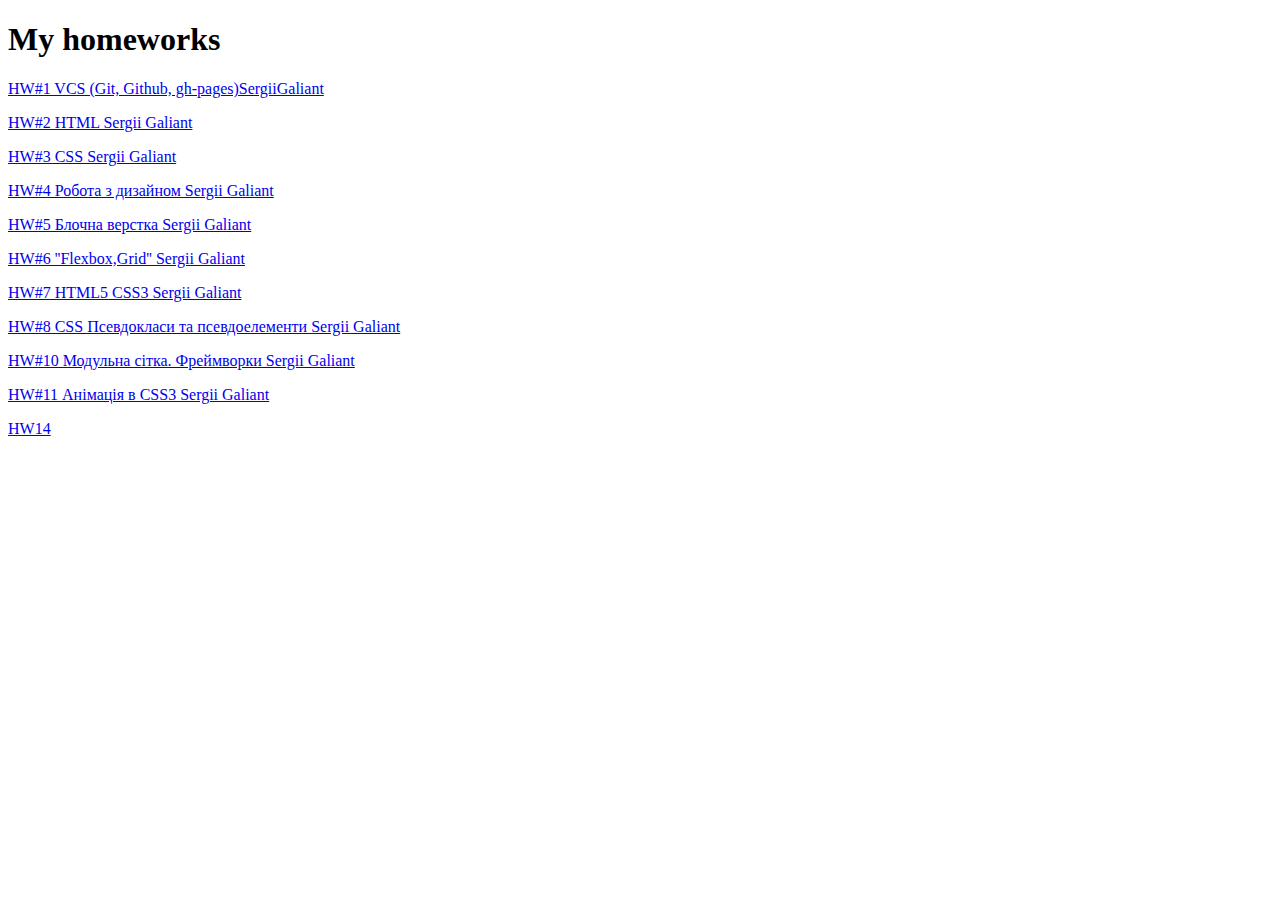
<file: index.html>
<!DOCTYPE html>
<html lang="en">
  <head>
    <meta charset="UTF-8" />
    <meta name="viewport" content="width=device-width, initial-scale=1.0" />
    <title>List of homeworks</title>
  </head>
  <body>
    <h1>My homeworks</h1>
    <p>
      <a href="./HW1 VCS (Git, Github, gh-pages)SergiiGaliant/index.html">
        HW#1 VCS (Git, Github, gh-pages)SergiiGaliant</a
      >
    </p>
    <p>
      <a href="./HW2 HTML Sergii Galiant/">HW#2 HTML Sergii Galiant</a>
    </p>
    <p>
      <a href="./HW3 CSS Sergii Galiant/">HW#3 CSS Sergii Galiant</a>
    </p>
    <p>
      <a href="./HW4 Робота з дизайном Sergii Galiant/"
        >HW#4 Робота з дизайном Sergii Galiant</a
      >
    </p>
    <p>
      <a href="./HW5 Блочна верстка Sergii Galiant/"
        >HW#5 Блочна верстка Sergii Galiant</a
      >
    </p>
    <p>
      <a href="./HW6 ''Flexbox,Grid'' Sergii Galiant/"
        >HW#6 ''Flexbox,Grid'' Sergii Galiant</a
      >
    </p>
    <p>
      <a href="./HW7 HTML5 CSS3 Sergii Galiant/"
        >HW#7 HTML5 CSS3 Sergii Galiant</a
      >
    </p>
    <p>
      <a href="./HW8 CSS Псевдокласи та псевдоелементи Sergii Galiant/"
        >HW#8 CSS Псевдокласи та псевдоелементи Sergii Galiant</a
      >
    </p>
    <p>
      <a href="./HW10 Модульна сітка. Фреймворки Sergii Galiant/"
        >HW#10 Модульна сітка. Фреймворки Sergii Galiant</a
      >
    </p>
    <p>
      <a href="./HW11 Анімація в CSS3 Sergii Galiant/"
        >HW#11 Анімація в CSS3 Sergii Galiant</a
      >
    </p>
    <p>
      <a href="./HW14">HW14</a>
    </p>
  </body>
</html>
</file>
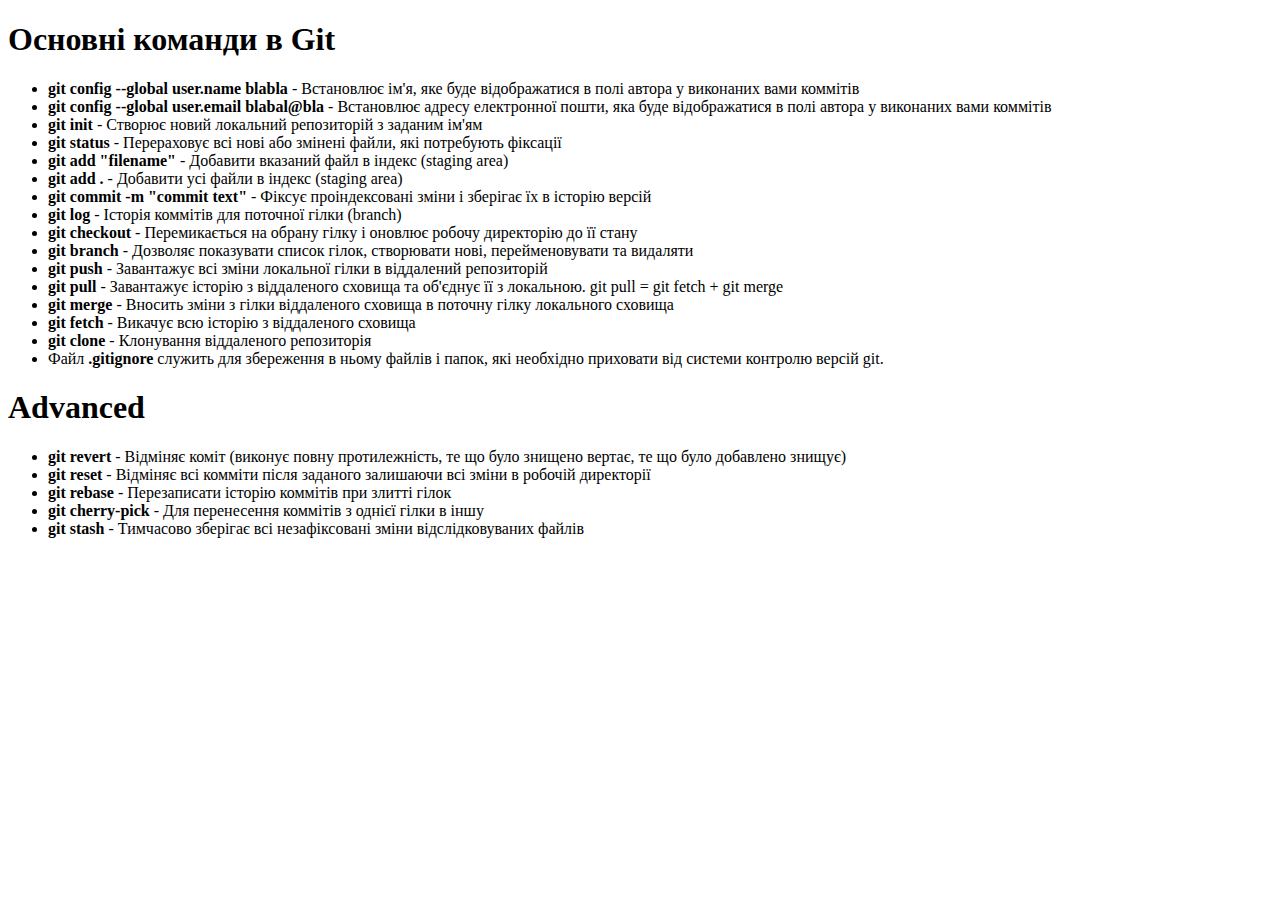
<file: HW1 VCS (Git, Github, gh-pages)SergiiGaliant/index.html>
<!DOCTYPE html>
<html lang="en">
  <head>
    <meta charset="UTF-8" />
    <meta name="viewport" content="width=device-width, initial-scale=1.0" />
    <title>HW1_SergiiGaliant</title>
  </head>
  <body>
    <h1>Основні команди в Git</h1>
    <ul>
      <li>
        <b>git config --global user.name blabla</b> - Встановлює ім'я, яке буде
        відображатися в полі автора у виконаних вами коммітів
      </li>
      <li>
        <b>git config --global user.email blabal@bla</b> - Встановлює адресу
        електронної пошти, яка буде відображатися в полі автора у виконаних вами
        коммітів
      </li>
      <li>
        <b>git init</b> - Створює новий локальний репозиторій з заданим ім'ям
      </li>
      <li>
        <b>git status</b> - Перераховує всі нові або змінені файли, які
        потребують фіксації
      </li>
      <li>
        <b>git add "filename"</b> - Добавити вказаний файл в індекс (staging
        area)
      </li>
      <li><b>git add .</b> - Добавити усі файли в індекс (staging area)</li>
      <li>
        <b>git commit -m "commit text"</b> - Фіксує проіндексовані зміни і
        зберігає їх в історію версій
      </li>
      <li><b>git log</b> - Історія коммітів для поточної гілки (branch)</li>
      <li>
        <b>git checkout</b> - Перемикається на обрану гілку і оновлює робочу
        директорію до її стану
      </li>
      <li>
        <b>git branch</b> - Дозволяє показувати список гілок, створювати нові,
        перейменовувати та видаляти
      </li>
      <li>
        <b>git push</b> - Завантажує всі зміни локальної гілки в віддалений
        репозиторій
      </li>
      <li>
        <b>git pull</b> - Завантажує історію з віддаленого сховища та об'єднує
        її з локальною. git pull = git fetch + git merge
      </li>
      <li>
        <b>git merge</b> - Вносить зміни з гілки віддаленого сховища в поточну
        гілку локального сховища
      </li>
      <li><b>git fetch</b> - Викачує всю історію з віддаленого сховища</li>
      <li><b>git clone</b> - Клонування віддаленого репозиторія</li>
      <li>
        Файл <b>.gitignore</b> служить для збереження в ньому файлів і папок,
        які необхідно приховати від системи контролю версій git.
      </li>
    </ul>
    <h1>Advanced</h1>
    <ul>
      <li>
        <b>git revert</b> - Відміняє коміт (виконує повну протилежність, те що
        було знищено вертає, те що було добавлено знищує)
      </li>
      <li>
        <b>git reset</b> - Відміняє всі комміти після заданого залишаючи всі
        зміни в робочій директорії
      </li>
      <li>
        <b>git rebase</b> - Перезаписати історію коммітів при злитті гілок
      </li>
      <li>
        <b>git cherry-pick</b> - Для перенесення коммітів з однієї гілки в іншу
      </li>
      <li>
        <b>git stash</b> - Тимчасово зберігає всі незафіксовані зміни
        відслідковуваних файлів
      </li>
    </ul>
  </body>
</html>
</file>
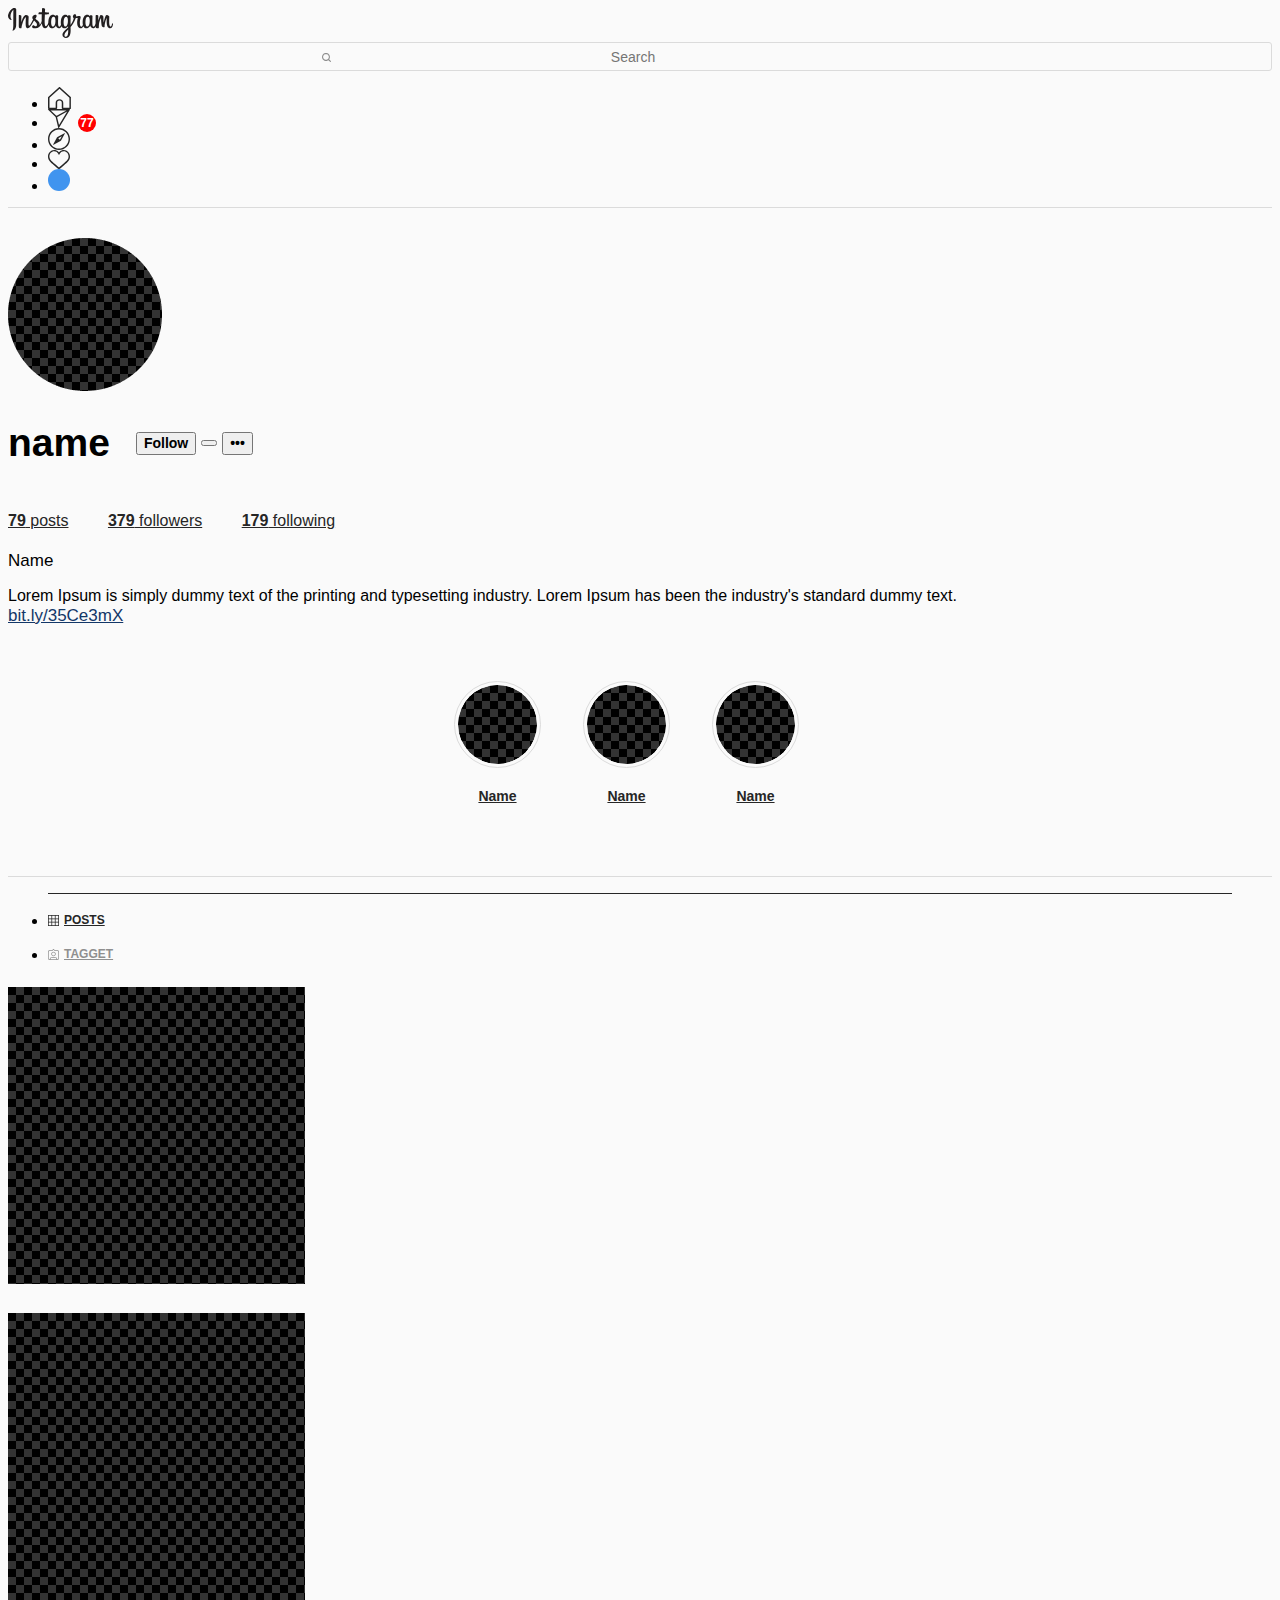
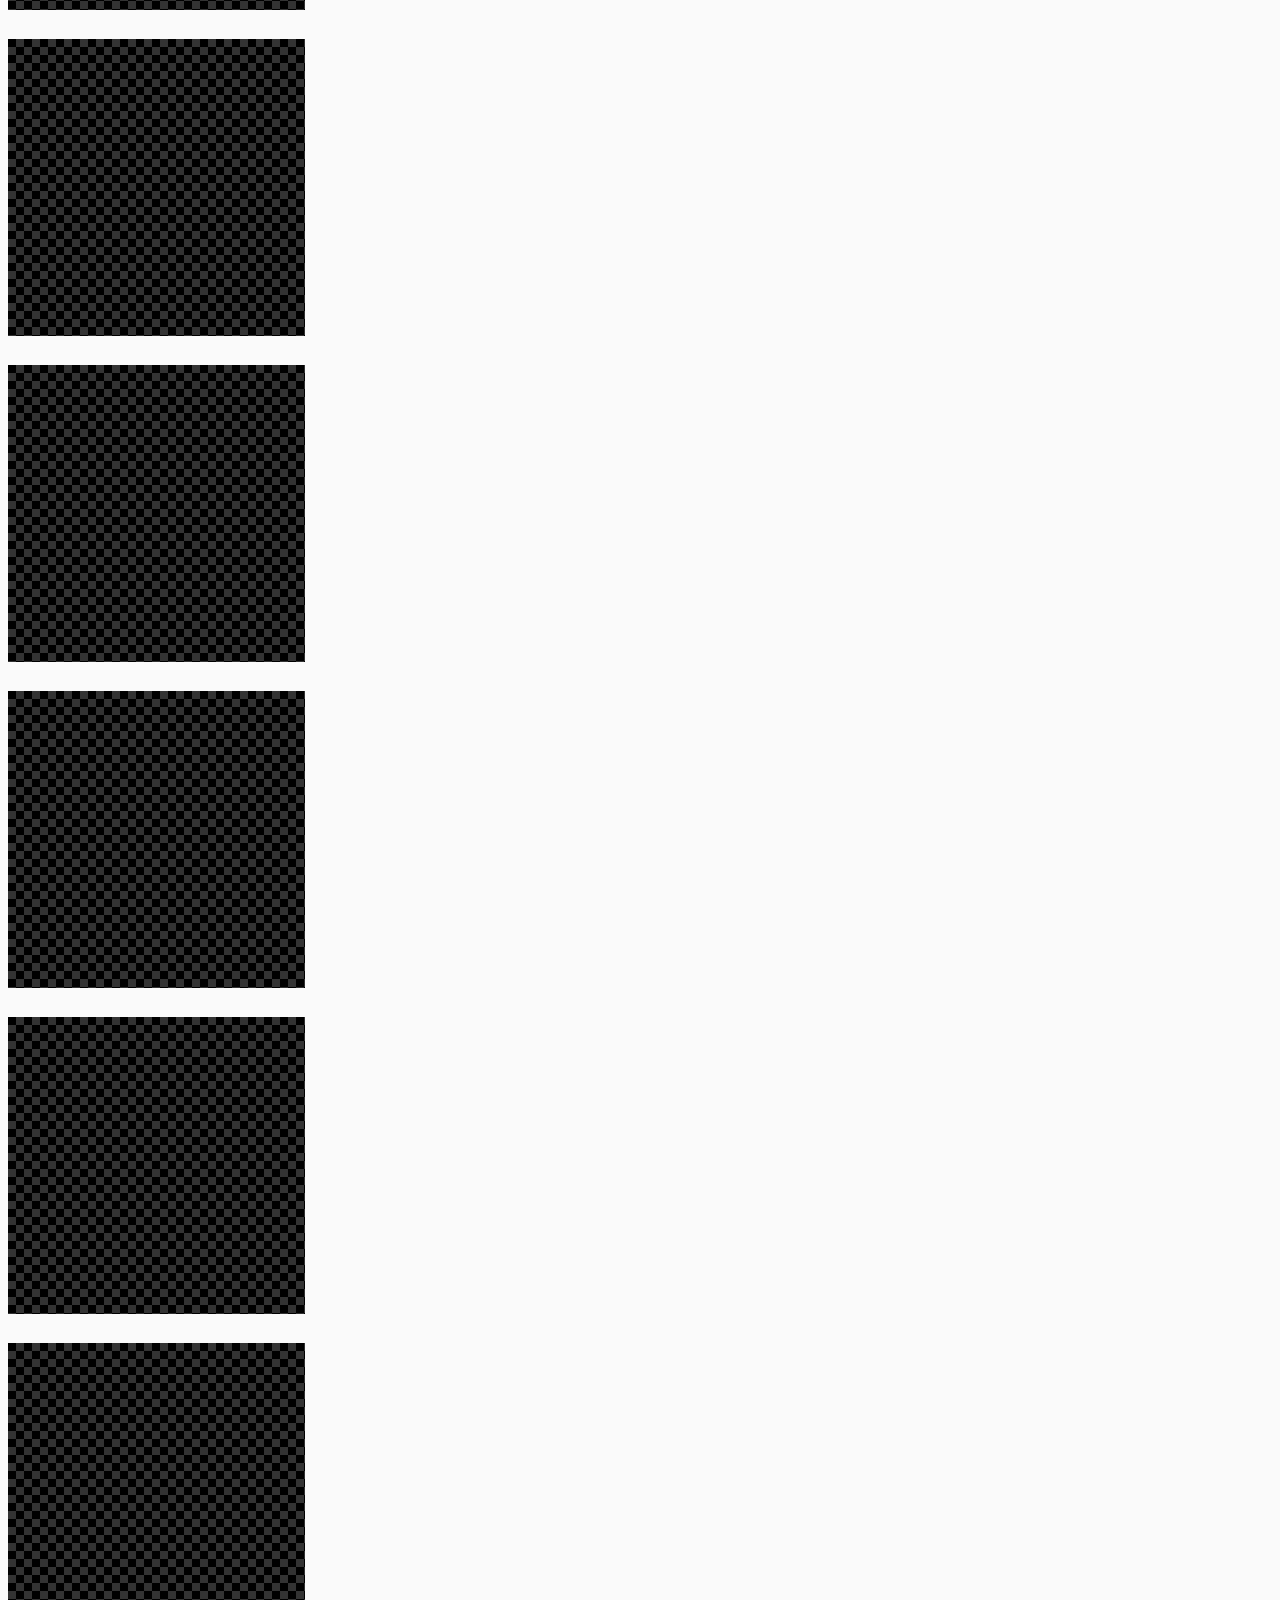
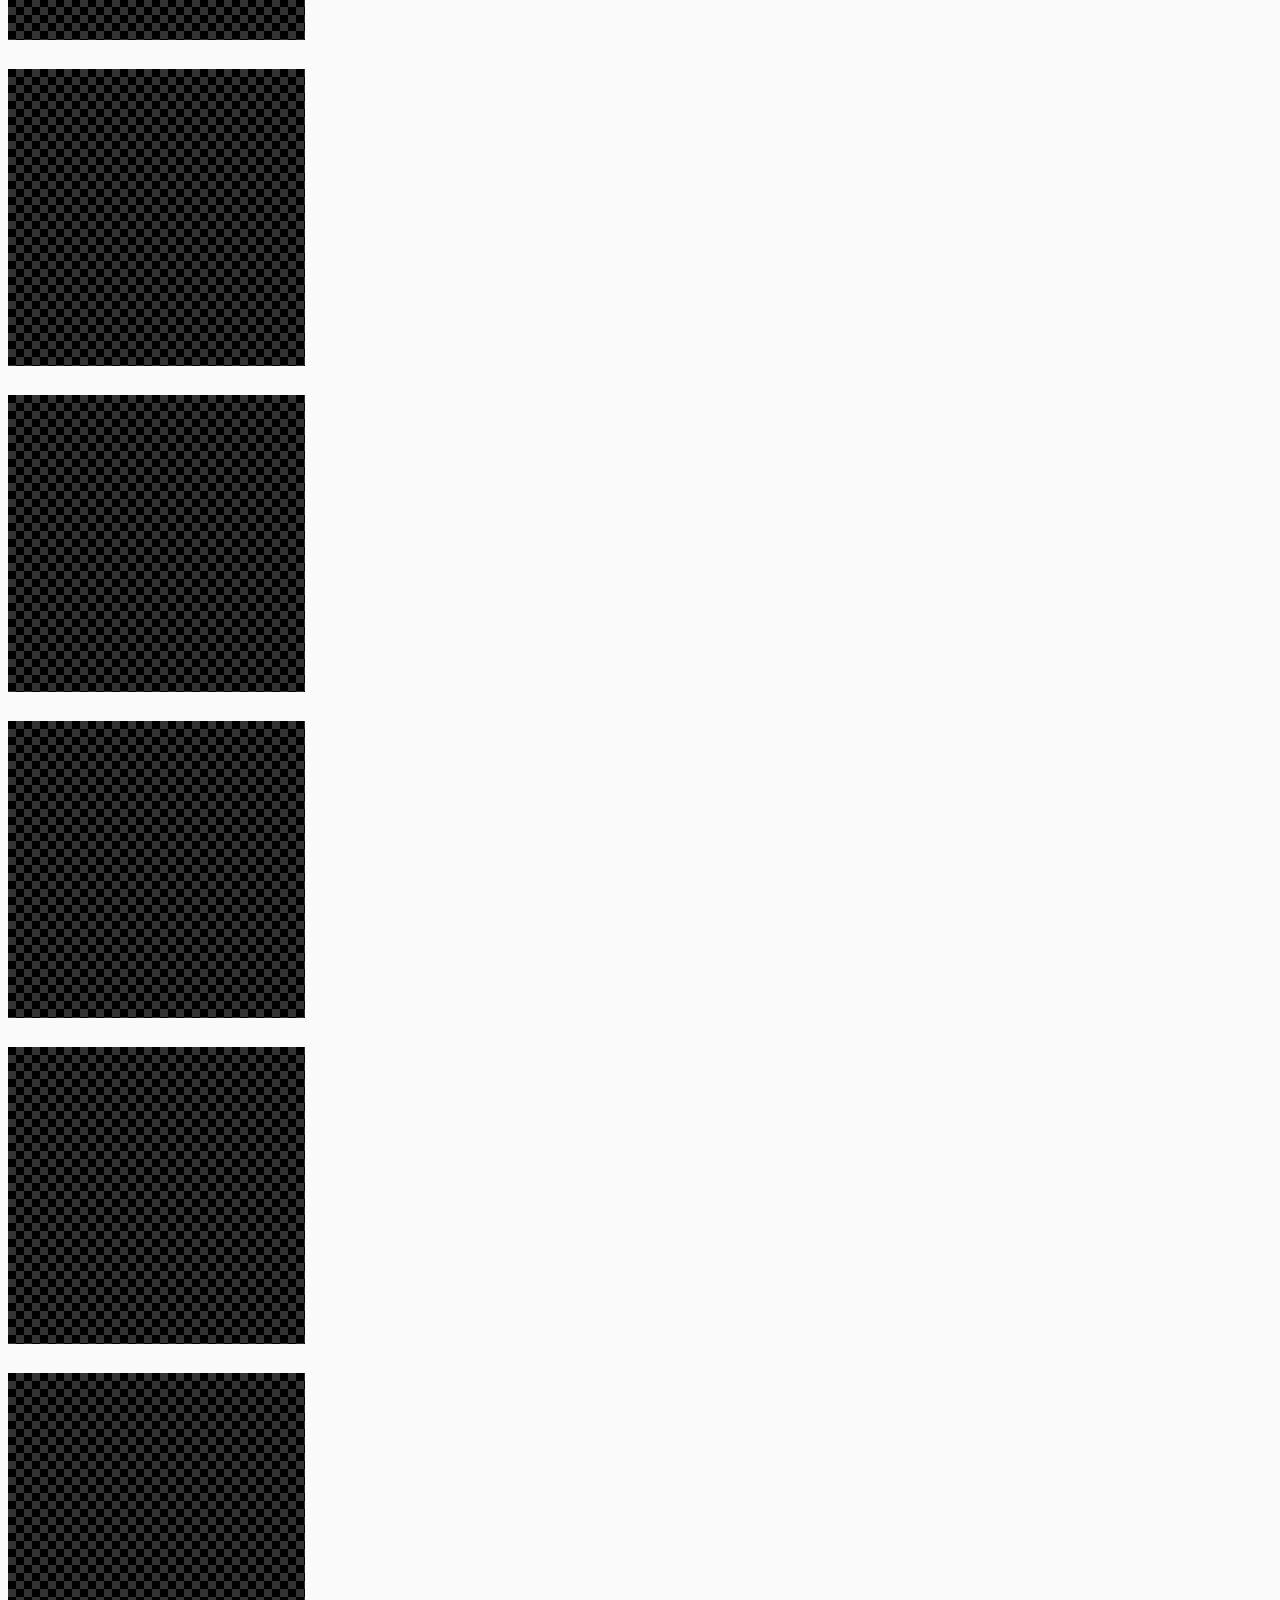
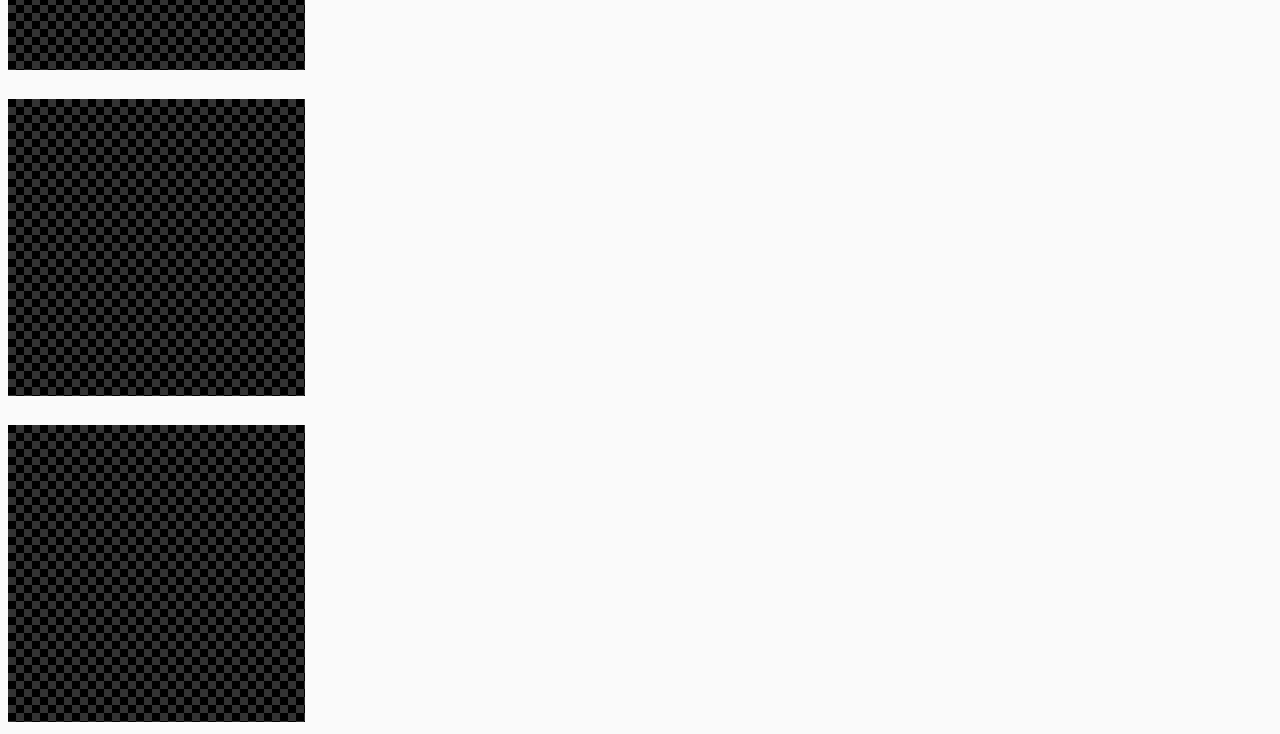
<file: HW10 Модульна сітка. Фреймворки Sergii Galiant/index.html>
<!DOCTYPE html>
<html lang="en">
  <head>
    <meta charset="UTF-8" />
    <meta name="viewport" content="width=device-width, initial-scale=1.0" />
    <!-- Bootstrap CSS -->
    <link
      rel="stylesheet"
      href="https://stackpath.bootstrapcdn.com/bootstrap/4.5.0/css/bootstrap.min.css"
      integrity="sha384-9aIt2nRpC12Uk9gS9baDl411NQApFmC26EwAOH8WgZl5MYYxFfc+NcPb1dKGj7Sk"
      crossorigin="anonymous"
    />
    <link rel="stylesheet" href="./style.css" />
    <title>HW10 Sergii Galiant</title>
  </head>
  <body>
    <header class="container">
      <nav class="navbar navbar-expand-lg navbar-light bg-light">
        <a class="navbar-brand" href="#"
          ><img src="./images/insta_logo.svg" alt="Instagram logo"
        /></a>
        <form class="form-inline my-2 my-lg-0">
          <input
            class="form-control mr-sm-2 search"
            name="search"
            type="search"
            placeholder="Search"
            aria-label="Search"
          />
        </form>
        <div class="collapse navbar-collapse">
          <ul class="nav">
            <li class="nav-item">
              <a class="nav-link" href="#"
                ><img src="./images/home.svg" alt="home logo"
              /></a>
            </li>
            <li class="nav-item">
              <a class="nav-link new-messages" href="#"
                ><img src="./images/direct.svg" alt="direct logo" /><span
                  >77</span
                ></a
              >
            </li>
            <li class="nav-item">
              <a class="nav-link" href="#"
                ><img src="./images/location.svg" alt="location logo"
              /></a>
            </li>
            <li class="nav-item">
              <a class="nav-link" href="#"
                ><img src="./images/like.svg" alt="like logo"
              /></a>
            </li>
            <li class="nav-item">
              <a class="nav-link" href="#"
                ><img src="./images/user_logo.svg" alt="user logo"
              /></a>
            </li>
          </ul>
        </div>
      </nav>
    </header>
    <main class="container main-content">
      <div class="row">
        <div class="col-3 offset-1">
          <img src="./images/user_foto.png" alt="user foto" />
        </div>
        <div class="col-md-8 user-about">
          <div class="user-info">
            <h2 class="user-name">name</h2>
            <button type="button" class="btn btn-primary">Follow</button>
            <button
              type="button"
              class="btn btn-primary dropdown-toggle"
            ></button>
            <button type="button" class="btn btn-light">•••</button>
          </div>
          <div class="user-statistics">
            <a href="#"> <b>79</b> posts</a>
            <a href="#"><b>379</b> followers</a>
            <a href="#"><b>179</b> following</a>
          </div>
          <div class="user-description">
            <h3>Name</h3>
            <p>
              Lorem Ipsum is simply dummy text of the printing and typesetting
              industry. Lorem Ipsum has been the industry's standard dummy text.
            </p>
            <a href="#">bit.ly/35Ce3mX</a>
          </div>
        </div>
      </div>
      <div class="row">
        <div class="offset-1 stories-menu">
          <div class="stories-elements">
            <a href="#"
              ><img src="./images/eternal_stories.svg" alt="stories"
            /></a>
            <p><a href="#" class="stories-name">Name</a></p>
          </div>
          <div class="stories-elements">
            <a href="#"
              ><img src="./images/eternal_stories.svg" alt="stories"
            /></a>
            <p><a href="#" class="stories-name">Name</a></p>
          </div>
          <div class="stories-elements">
            <a href="#"
              ><img src="./images/eternal_stories.svg" alt="stories"
            /></a>
            <p><a href="#" class="stories-name">Name</a></p>
          </div>
        </div>
      </div>
    </main>
    <section class="container posts">
      <nav>
        <ul
          class="nav nav-tabs justify-content-center"
          id="nav-tab"
          role="tablist"
        >
          <li class="nav-item" role="tab">
            <a
              class="nav-link active"
              id="posts-tab"
              data-toggle="tab"
              href="#posts"
              role="tab"
              aria-controls="posts"
              aria-selected="true"
              ><img src="./images/posts_icon.svg" alt="posts icon" />posts</a
            >
          </li>
          <li class="nav-item" role="tab">
            <a
              class="nav-link"
              id="tagget-tab"
              data-toggle="tab"
              href="#tagget"
              role="tab"
              aria-controls="tagget"
              aria-selected="false"
              ><img src="./images/tagget_icon.svg" alt="tagget-icon" />tagget</a
            >
          </li>
        </ul>
      </nav>
      <div class="tab-content" id="nav-tabContent">
        <div
          class="tab-pane fade show active"
          id="posts"
          role="tabpanel"
          aria-labelledby="posts-tab"
        >
          <div class="row photo-albums">
            <div class="col-lg-4 col-md-6 col-sm-12">
              <div class="posts-photo">
                <img src="./images/posts_photo.svg" alt="post photo" />
              </div>
            </div>
            <div class="col-lg-4 col-md-6 col-sm-12">
              <div class="posts-photo">
                <img src="./images/posts_photo.svg" alt="post photo" />
              </div>
            </div>
            <div class="col-lg-4 col-md-6 col-sm-12">
              <div class="posts-photo">
                <img src="./images/posts_photo.svg" alt="post photo" />
              </div>
            </div>
            <div class="col-lg-4 col-md-6 col-sm-12">
              <div class="posts-photo">
                <img src="./images/posts_photo.svg" alt="post photo" />
              </div>
            </div>
            <div class="col-lg-4 col-md-6 col-sm-12">
              <div class="posts-photo">
                <img src="./images/posts_photo.svg" alt="post photo" />
              </div>
            </div>
            <div class="col-lg-4 col-md-6 col-sm-12">
              <div class="posts-photo">
                <img src="./images/posts_photo.svg" alt="post photo" />
              </div>
            </div>
            <div class="col-lg-4 col-md-6 col-sm-12">
              <div class="posts-photo">
                <img src="./images/posts_photo.svg" alt="post photo" />
              </div>
            </div>
            <div class="col-lg-4 col-md-6 col-sm-12">
              <div class="posts-photo">
                <img src="./images/posts_photo.svg" alt="post photo" />
              </div>
            </div>
            <div class="col-lg-4 col-md-6 col-sm-12">
              <div class="posts-photo">
                <img src="./images/posts_photo.svg" alt="post photo" />
              </div>
            </div>
          </div>
        </div>
        <div
          class="tab-pane fade"
          id="tagget"
          role="tabpanel"
          aria-labelledby="tagget-tab"
        >
          <div class="row">
            <div class="col-lg-4 col-md-6 col-sm-12">
              <div class="posts-photo">
                <img src="./images/posts_photo.svg" alt="post photo" />
              </div>
            </div>
            <div class="col-lg-4 col-md-6 col-sm-12">
              <div class="posts-photo">
                <img src="./images/posts_photo.svg" alt="post photo" />
              </div>
            </div>
            <div class="col-lg-4 col-md-6 col-sm-12">
              <div class="posts-photo">
                <img src="./images/posts_photo.svg" alt="post photo" />
              </div>
            </div>
            <div class="col-lg-4 col-md-6 col-sm-12">
              <div class="posts-photo">
                <img src="./images/posts_photo.svg" alt="post photo" />
              </div>
            </div>
            <div class="col-lg-4 col-md-6 col-sm-12">
              <div class="posts-photo">
                <img src="./images/posts_photo.svg" alt="post photo" />
              </div>
            </div>
          </div>
        </div>
      </div>
    </section>

    <!-- Optional JavaScript -->
    <!-- jQuery first, then Popper.js, then Bootstrap JS -->
    <script
      src="https://code.jquery.com/jquery-3.5.1.slim.min.js"
      integrity="sha384-DfXdz2htPH0lsSSs5nCTpuj/zy4C+OGpamoFVy38MVBnE+IbbVYUew+OrCXaRkfj"
      crossorigin="anonymous"
    ></script>
    <script
      src="https://cdn.jsdelivr.net/npm/popper.js@1.16.0/dist/umd/popper.min.js"
      integrity="sha384-Q6E9RHvbIyZFJoft+2mJbHaEWldlvI9IOYy5n3zV9zzTtmI3UksdQRVvoxMfooAo"
      crossorigin="anonymous"
    ></script>
    <script
      src="https://stackpath.bootstrapcdn.com/bootstrap/4.5.0/js/bootstrap.min.js"
      integrity="sha384-OgVRvuATP1z7JjHLkuOU7Xw704+h835Lr+6QL9UvYjZE3Ipu6Tp75j7Bh/kR0JKI"
      crossorigin="anonymous"
    ></script>
  </body>
</html>
</file>
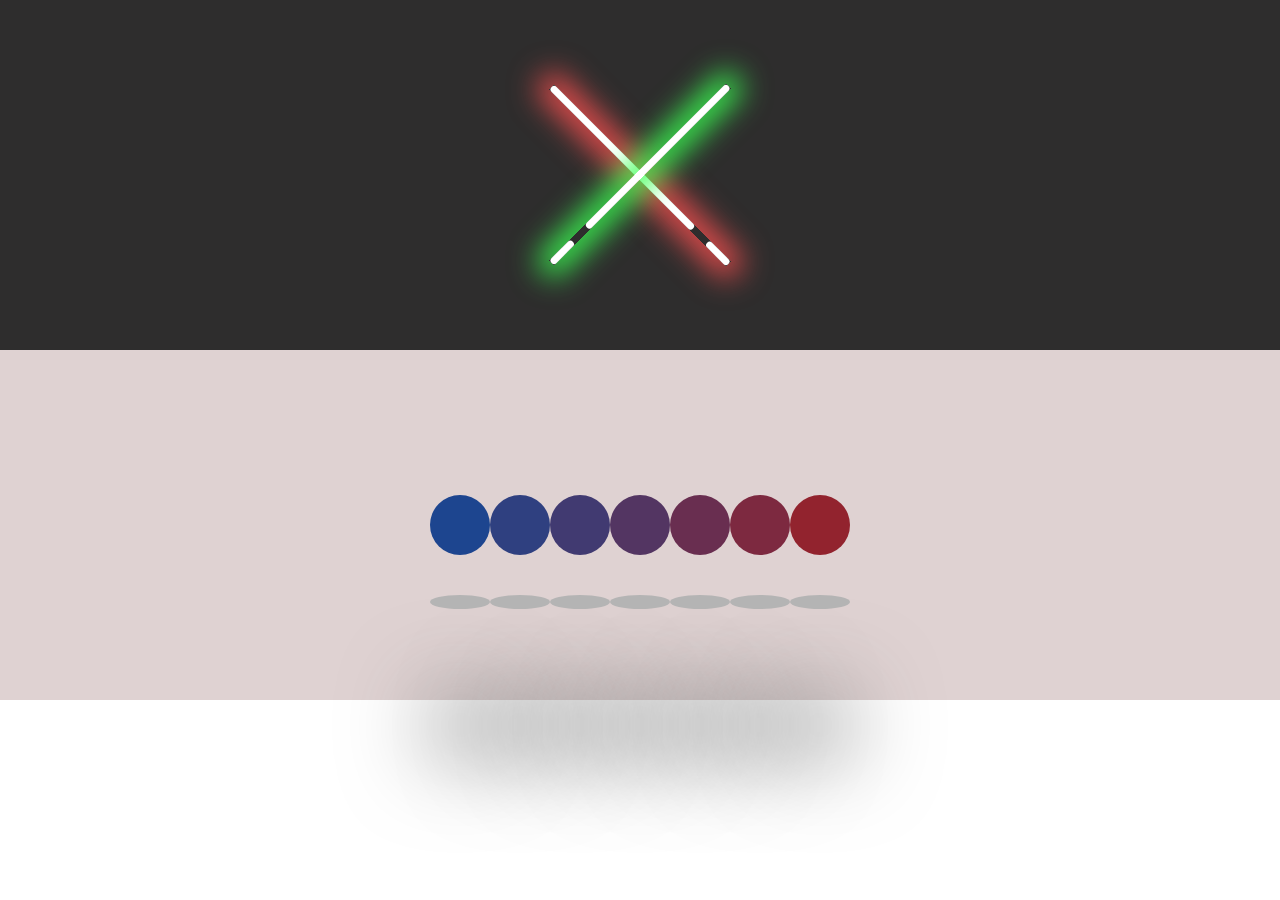
<file: HW11 Анімація в CSS3 Sergii Galiant/index.html>
<!DOCTYPE html>
<html lang="en">
  <head>
    <meta charset="UTF-8" />
    <meta name="viewport" content="width=device-width, initial-scale=1.0" />
    <title>HW11 Анімація в CSS3</title>
    <link rel="stylesheet" href="./style.css" />
  </head>
  <body>
    <div class="menu">
      <div class="swords sword_1">
        <div class="sword_handle"></div>
        <div class="sword_blade"></div>
      </div>
      <div class="swords sword_2">
        <div class="sword_blade"></div>
        <div class="sword_handle"></div>
      </div>
      <div class="swords sword_3">
        <div class="sword_handle"></div>
        <div class="sword_blade"></div>
      </div>
    </div>
    <div class="balls_container">
      <div class="ball first_ball"></div>
      <div class="ball ball_2"></div>
      <div class="ball ball_3"></div>
      <div class="ball ball_4"></div>
      <div class="ball ball_5"></div>
      <div class="ball ball_6"></div>
      <div class="ball last_ball"></div>
    </div>
  </body>
</html>
</file>
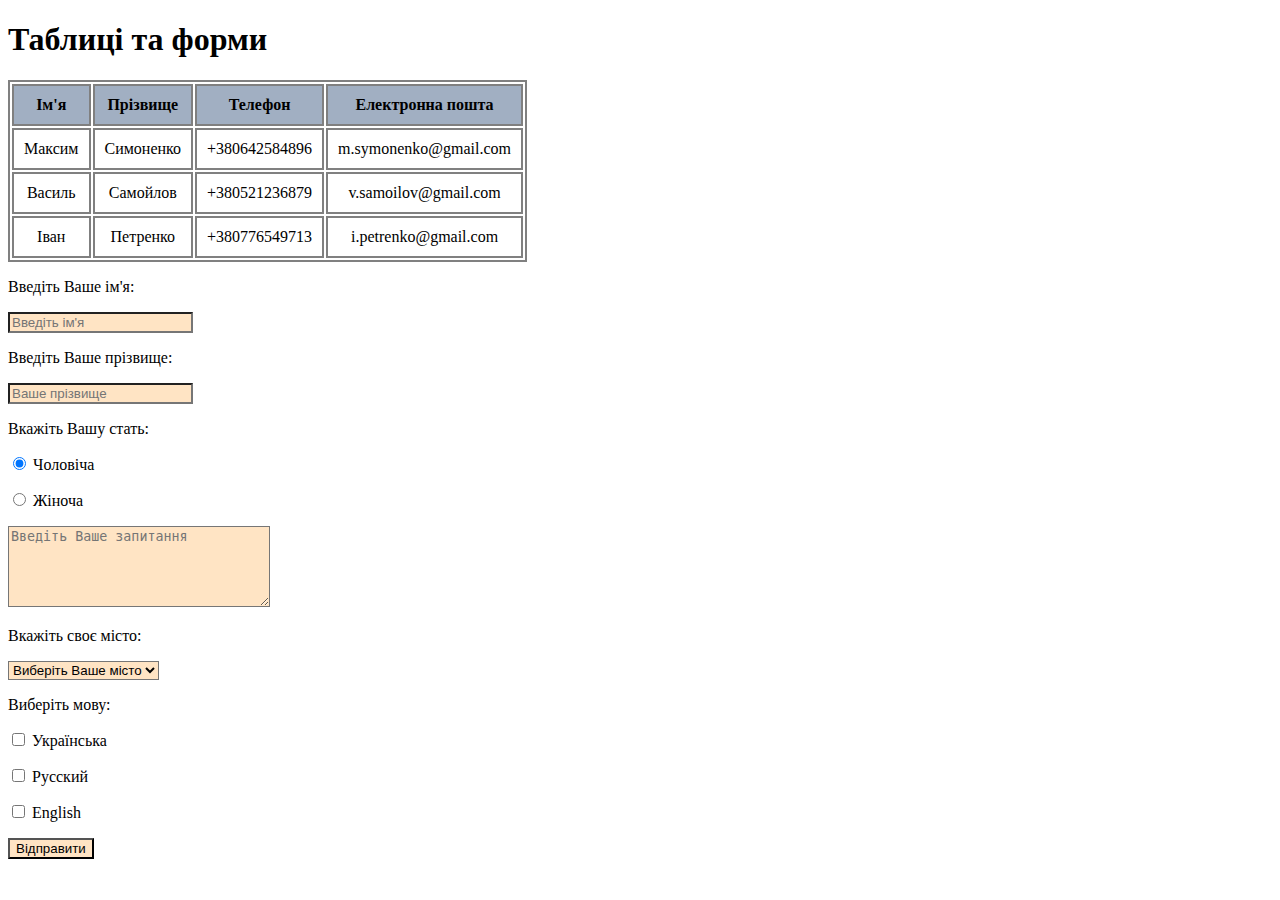
<file: HW2 HTML Sergii Galiant/index.html>
<!DOCTYPE html>
<html lang="en">
  <head>
    <meta charset="UTF-8" />
    <meta name="viewport" content="width=device-width, initial-scale=1.0" />
    <link rel="stylesheet" href="style.css" />
    <title>HW2 HTML Sergii Galiant</title>
  </head>
  <body>
    <h1>Таблиці та форми</h1>
    <table>
      <tr>
        <th>Ім'я</th>
        <th>Прізвище</th>
        <th>Телефон</th>
        <th>Електронна пошта</th>
      </tr>

      <tr>
        <td>Максим</td>
        <td>Симоненко</td>
        <td>+380642584896</td>
        <td>m.symonenko@gmail.com</td>
      </tr>

      <tr>
        <td>Василь</td>
        <td>Самойлов</td>
        <td>+380521236879</td>
        <td>v.samoilov@gmail.com</td>
      </tr>

      <tr>
        <td>Іван</td>
        <td>Петренко</td>
        <td>+380776549713</td>
        <td>i.petrenko@gmail.com</td>
      </tr>
    </table>

    <form>
      <div>
        <p><label>Введіть Ваше ім'я:</label></p>
        <input type="text" name="name" placeholder="Введіть ім'я" />
      </div>

      <div>
        <p><label>Введіть Ваше прізвище:</label></p>
        <input type="text" name="last name" placeholder="Ваше прізвище" />
      </div>

      <p>Вкажіть Вашу стать:</p>
      <p>
        <input type="radio" name="sex" id="m" checked />
        <label for="m">Чоловіча</label>
      </p>
      <p>
        <input type="radio" name="sex" id="w" /> <label for="w">Жіноча</label>
      </p>
      <p>
        <textarea
          cols="30"
          rows="5"
          placeholder="Введіть Ваше запитання"
        ></textarea>
      </p>

      <p>Вкажіть своє місто:</p>
      <select id="city">
        <option selected disabled>Виберіть Ваше місто</option>
        <option>Київ</option>
        <option>Вінниця</option>
        <option>Львів</option>
        <option>Дніпро</option>
        <option>Одеса</option>
        <option>Харків</option>
      </select>

      <p>Виберіть мову:</p>
      <p>
        <input type="checkbox" id="uk" /> <label for="uk">Українська</label>
      </p>
      <p><input type="checkbox" id="ru" /> <label for="ru">Русский</label></p>
      <p>
        <input type="checkbox" id="en" />
        <label for="en">English</label>
      </p>

      <p><input type="submit" value="Відправити" /></p>
    </form>
  </body>
</html>
</file>
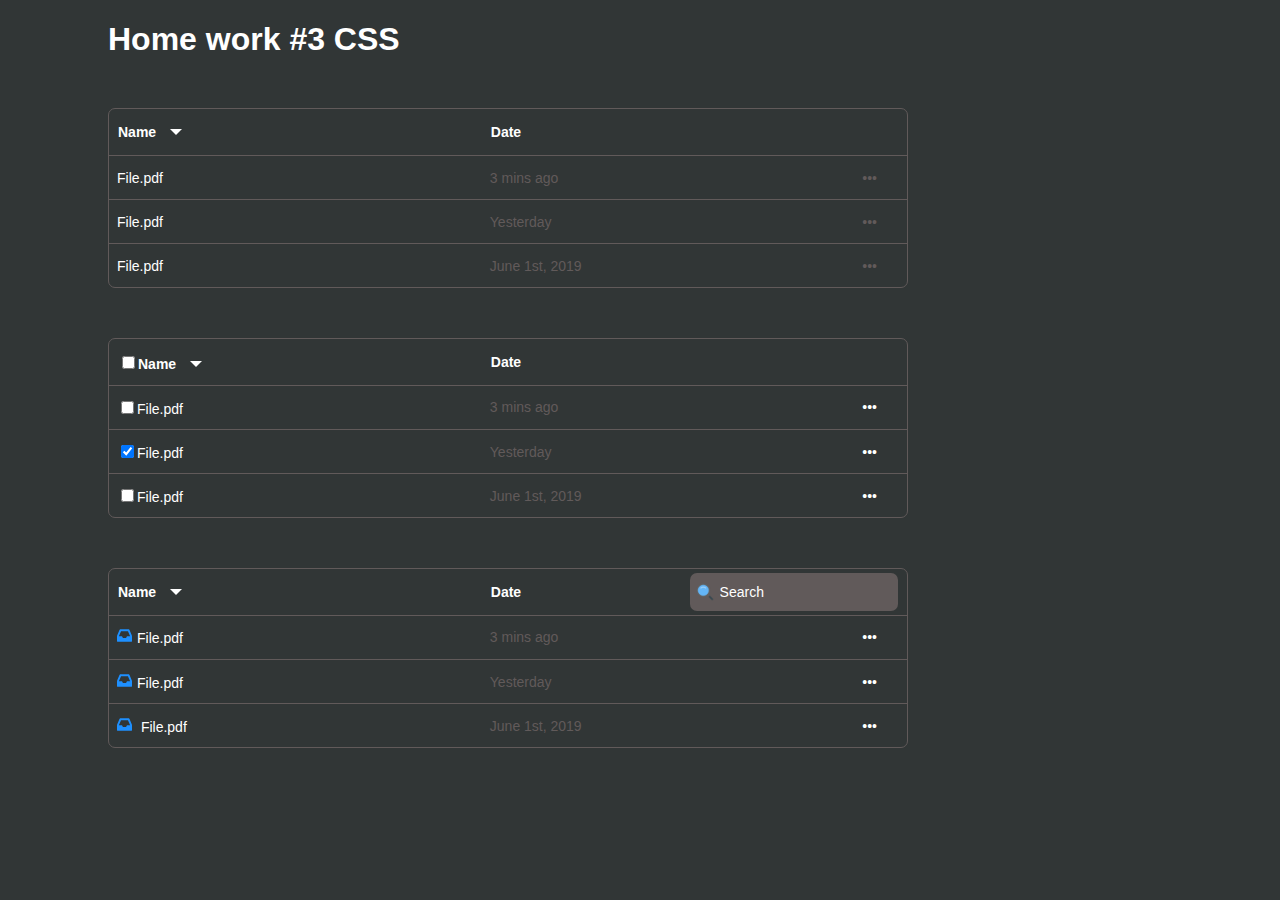
<file: HW3 CSS Sergii Galiant/index.html>
<!DOCTYPE html>
<html lang="en">
  <head>
    <meta charset="UTF-8" />
    <meta name="viewport" content="width=device-width, initial-scale=1.0" />
    <title>HW3 Sergii Galiant</title>
    <link rel="stylesheet" href="./style.css" />
  </head>
  <body>
      <h1>Home work #3 CSS</h1>
    <div>
      <!--First table-->
      <table>
        <tr>
          <th>Name<span class="triangle"></span></th>
          <th>Date</th>
          </tr>

        <tr>
          <td>File.pdf</td>
          <td class="colomn2_table">3 mins ago</td>
          <td class="dots_table1">&bull;&bull;&bull;</td>
        </tr>

        <tr>
          <td>File.pdf</td>
          <td class="colomn2_table">Yesterday</td>
          <td class="dots_table1">&bull;&bull;&bull;</td>
        </tr>

        <tr>
          <td>File.pdf</td>
          <td class="colomn2_table">June 1st, 2019</td>
          <td class="dots_table1">&bull;&bull;&bull;</td>
        </tr>
      </table>
      <!--End first table-->
      <!--Second table-->
            <table>
              <tr>
                <th><label><input type="checkbox" class="checkbox" id="checkbox" />Name</label> <span class="triangle"></span></th>
                <th>Date</th>
              </tr>
            
              <tr>
                <td><label><input type="checkbox" class="checkbox" id="checkbox" />File.pdf</label></td>
                <td class="colomn2_table">3 mins ago</td>
                <td class="dots_table2_3">&bull;&bull;&bull;</td>
              </tr>
            
              <tr>
                <td><label><input type="checkbox" class="checkbox" id="checkbox" checked />File.pdf</label></td>
                <td class="colomn2_table">Yesterday</td>
                <td class="dots_table2_3">&bull;&bull;&bull;</td>
              </tr>
            
              <tr>
                <td><label><input type="checkbox" class="checkbox" id="checkbox" />File.pdf</label></td>
                <td class="colomn2_table">June 1st, 2019</td>
                <td class="dots_table2_3">&bull;&bull;&bull;</td>
              </tr>
            </table>
      <!--End second table-->
      <!--Third table-->
                  <table>
                    <tr>
                      <th>Name<span class="triangle"></span></th>
                      <th>Date</th>
                      <th><input type="search" class="search" id="search" placeholder="Search"></th>
                    </tr>
                  
                    <tr>
                      <td><img src="inbox.svg" alt="inbox">File.pdf</td>
                      <td class="colomn2_table">3 mins ago</td>
                      <td class="dots_table2_3">&bull;&bull;&bull;</td>
                    </tr>
                  
                    <tr>
                      <td><img src="inbox.svg" alt="inbox">File.pdf</td>
                      <td class="colomn2_table">Yesterday</td>
                      <td class="dots_table2_3">&bull;&bull;&bull;</td>
                    </tr>
                  
                    <tr>
                      <td><img src="inbox.svg" alt="inbox"> File.pdf</td>
                      <td class="colomn2_table">June 1st, 2019</td>
                      <td class="dots_table2_3">&bull;&bull;&bull;</td>
                    </tr>
                  </table>
      <!--End third table-->
      
    </div>
  </body>
</html>
</file>
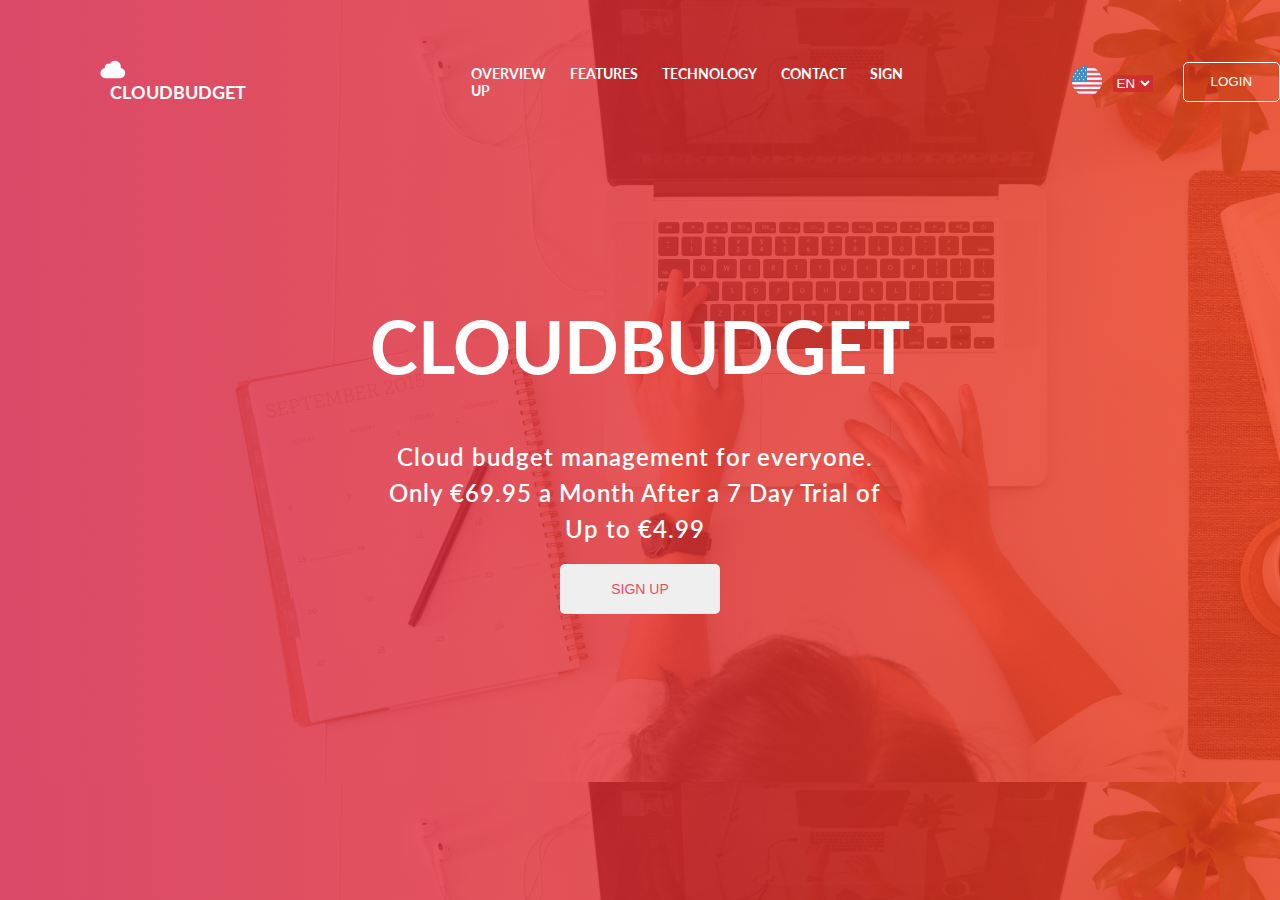
<file: HW4 Робота з дизайном Sergii Galiant/index.html>
<!DOCTYPE html>
<html lang="en">
  <head>
    <meta charset="UTF-8" />
    <meta name="viewport" content="width=device-width, initial-scale=1.0" />
    <link rel="stylesheet" href="reset.css" />
    <link rel="stylesheet" href="style.css" />
    <link
      href="https://fonts.googleapis.com/css2?family=Lato:wght@400;700&display=swap"
      rel="stylesheet"
    />

    <title>HW4 Sergii Galiant</title>
  </head>
  <body>
    <header>
      <div class="logo">
        <img src="./images/cloud.png" alt="logo_cloud" />
        <span class="logo_text">CloudBudget</span>
      </div>
      <nav class="navbar">
        <span class="navbar_name">overview</span>
        <span class="navbar_name">features</span>
        <span class="navbar_name">technology</span>
        <span class="navbar_name">contact</span>
        <span class="navbar_name">sign up</span>
      </nav>
      <div class="languages">
        <img class="flag_usa" src="./images/flag_usa.png" alt="flag_usa" />
        <select class="language">
          <option value="en">EN</option>
          <option value="ua">UA</option>
          <option value="ru">RU</option>
        </select>
      </div>
      <button class="button_login">Login</button>
    </header>
    <main class="container">
      <div class="content_text">
        <h1 class="main_title">CloudBudget</h1>
        <p class="main_text">
          Cloud budget management for everyone. Only €69.95 a Month After a 7
          Day Trial of Up to €4.99
        </p>
        <button class="button_sign_up">
          Sign up
        </button>
      </div>
    </main>
  </body>
</html>
</file>
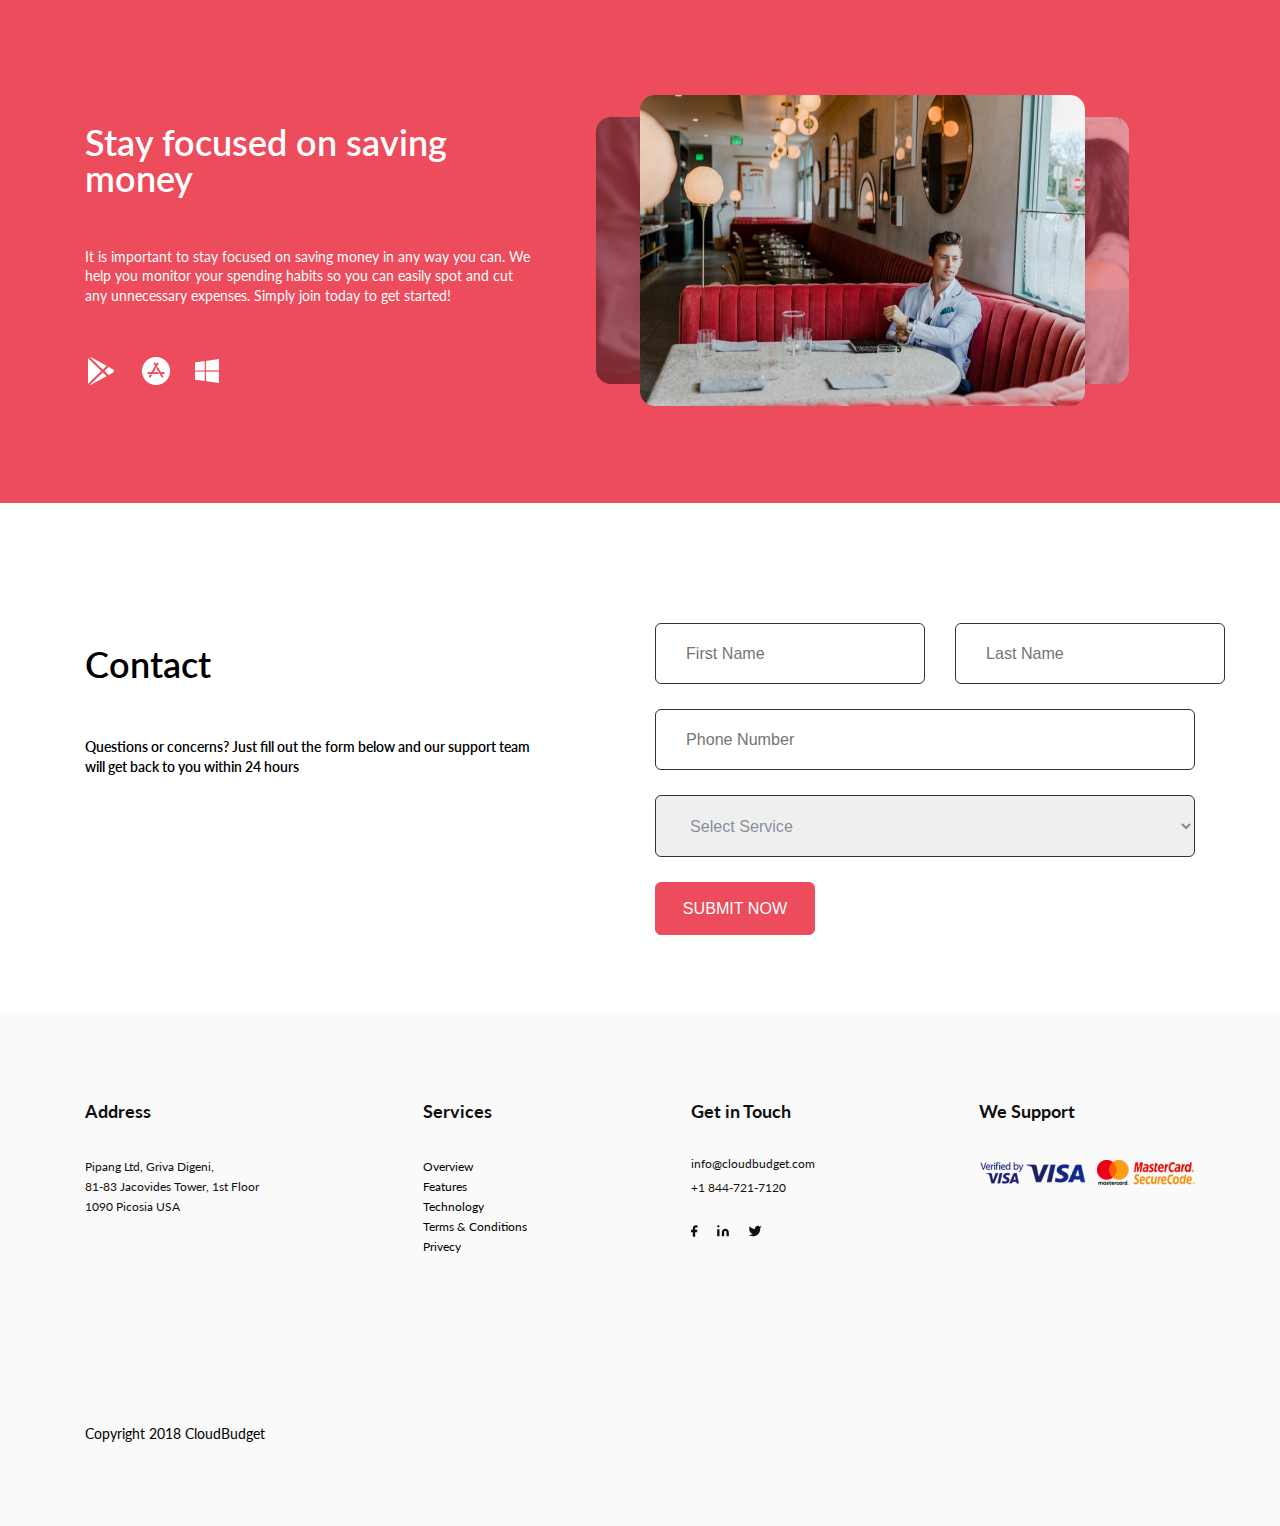
<file: HW5 Блочна верстка Sergii Galiant/index.html>
<!DOCTYPE html>
<html lang="en">
  <head>
    <meta charset="UTF-8" />
    <meta name="viewport" content="width=device-width, initial-scale=1.0" />
    <link rel="stylesheet" href="./reset.css" />
    <link
      href="https://fonts.googleapis.com/css2?family=Lato:wght@300;400;700&display=swap"
      rel="stylesheet"
    />
    <link rel="stylesheet" href="./style.css" />
    <title>HW5 Sergii Galiant</title>
  </head>
  <body>
    <header>
      <div class="container">
        <div class="about">
          <h1>Stay focused on saving money</h1>
          <p>
            It is important to stay focused on saving money in any way you can.
            We help you monitor your spending habits so you can easily spot and
            cut any unnecessary expenses. Simply join today to get started!
          </p>
          <div class="app-download-icon">
            <img src="./images/app_download_link.png" alt="app download icon" />
          </div>
        </div>
        <div class="slider">
          <img src="./images/Slider.png" alt="slider" />
        </div>
      </div>
    </header>
    <main>
      <div class="container">
        <div class="text-contact">
          <h2>Contact</h2>
          <p>
            Questions or concerns? Just fill out the form below and our support
            team will get back to you within 24 hours
          </p>
        </div>
        <form class="contact-form">
          <div class="name">
            <input class="first-name" type="text" placeholder="First Name" />
            <input class="last-name" type="text" placeholder="Last Name" />
          </div>
          <input class="tel" type="tel" name="tel" placeholder="Phone Number" />
          <select class="service" name="service">
            <option value="Select Service" selected disabled
              >Select Service</option
            >
          </select>
          <button>Submit Now</button>
        </form>
      </div>
    </main>
    <footer>
      <div class="container">
        <div class="address-text">
          <h3>Address</h3>
          <p>Pipang Ltd, Griva Digeni,</p>
          <p>81-83 Jacovides Tower, 1st Floor</p>
          <p>1090 Picosia USA</p>
        </div>
        <div class="services-text">
          <h3>Services</h3>

          <p><a href="#">Overview</a></p>
          <p><a href="#">Features</a></p>
          <p><a href="#">Technology</a></p>
          <p><a href="#">Terms & Conditions</a></p>
          <p><a href="#">Privecy</a></p>
        </div>
        <div>
          <h3>Get in Touch</h3>
          <p class="get-mail">info@cloudbudget.com</p>
          <p class="get-tel">+1 844-721-7120</p>
          <a href="#"
            ><img
              class="icon-facebook"
              src="./images/facebook_icon.svg"
              alt="facebook_icon"
          /></a>
          <a href="#"
            ><img
              class="icon-linkedin"
              src="./images/linkedin_icon.svg"
              alt="linkedin_icon"
          /></a>
          <a href="#"
            ><img
              class="icon-twitter"
              src="./images/twitter_icon.svg"
              alt="twitter_icon"
          /></a>
        </div>
        <div>
          <h3>We Support</h3>
          <img class="pay-service" src="./images/visa.png" alt="pay-service" />
        </div>
      </div>
      <p class="copyright container">Copyright 2018 CloudBudget</p>
    </footer>
  </body>
</html>
</file>
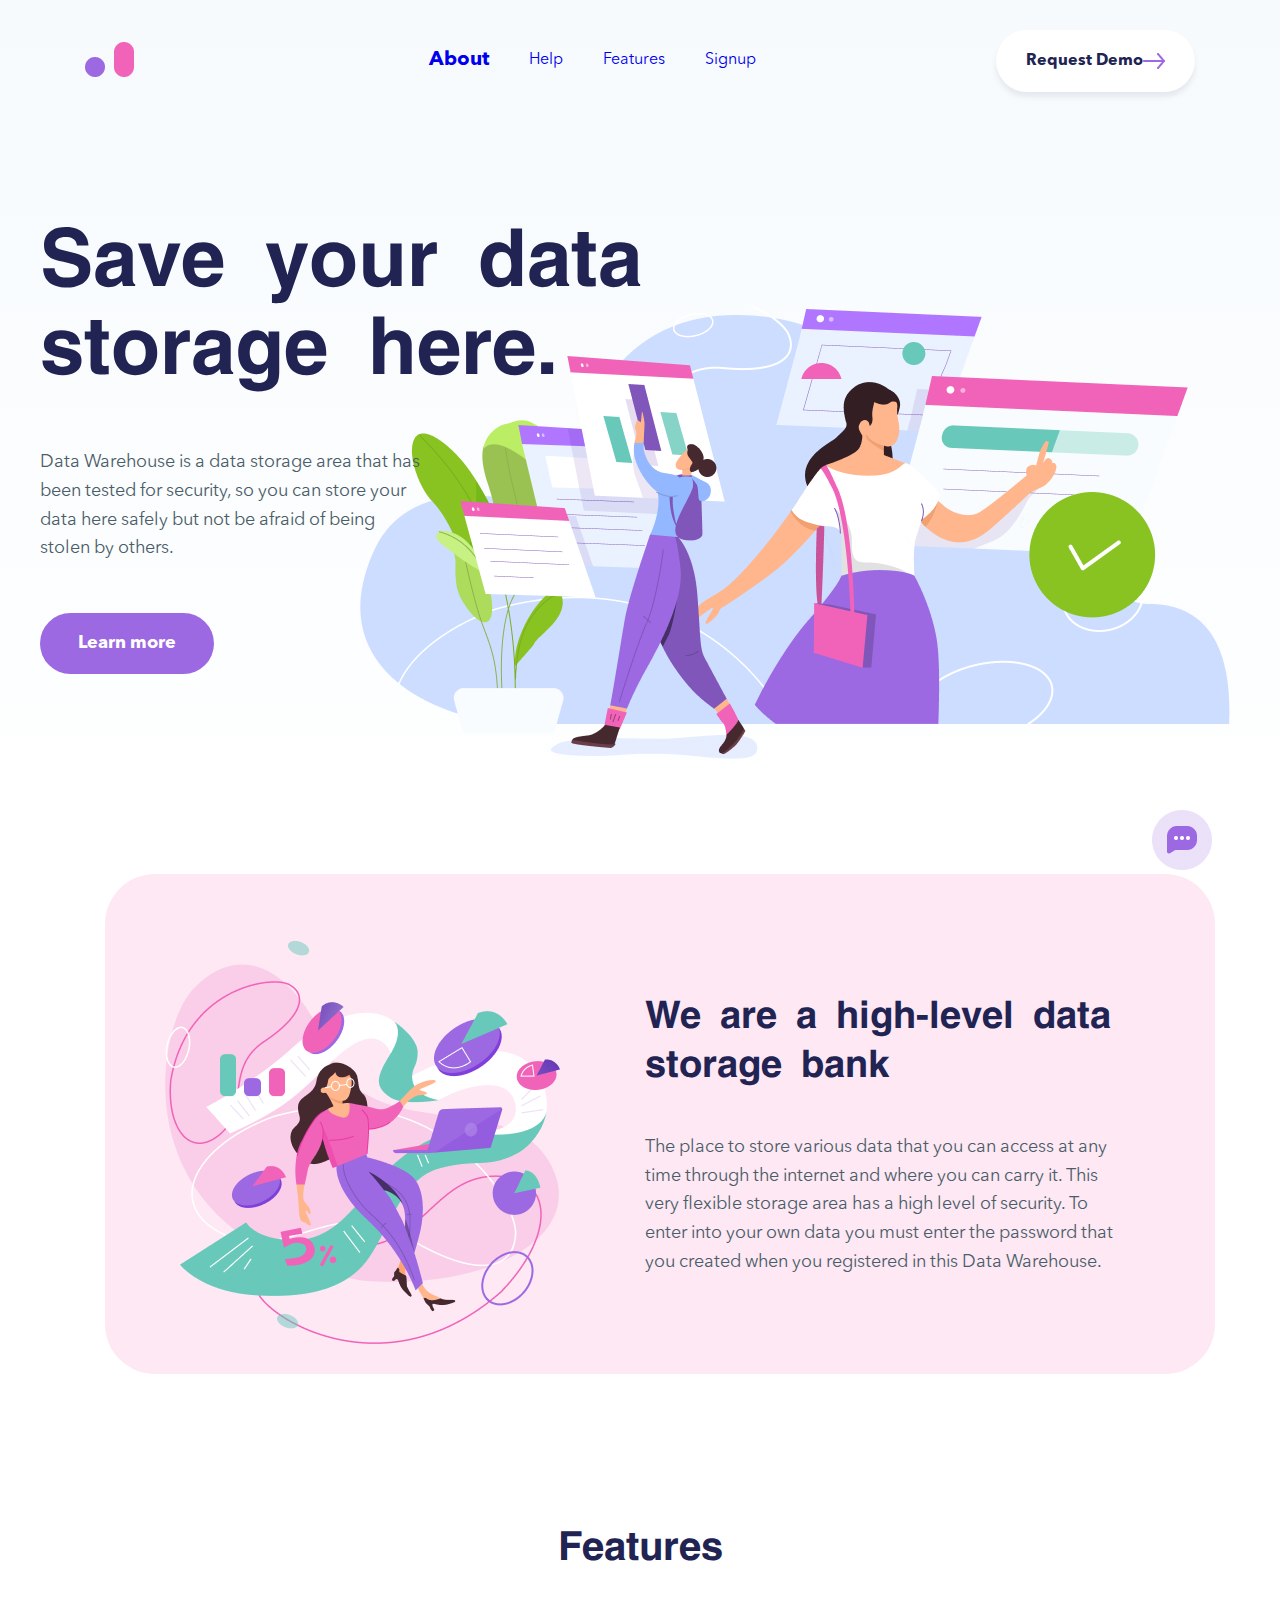
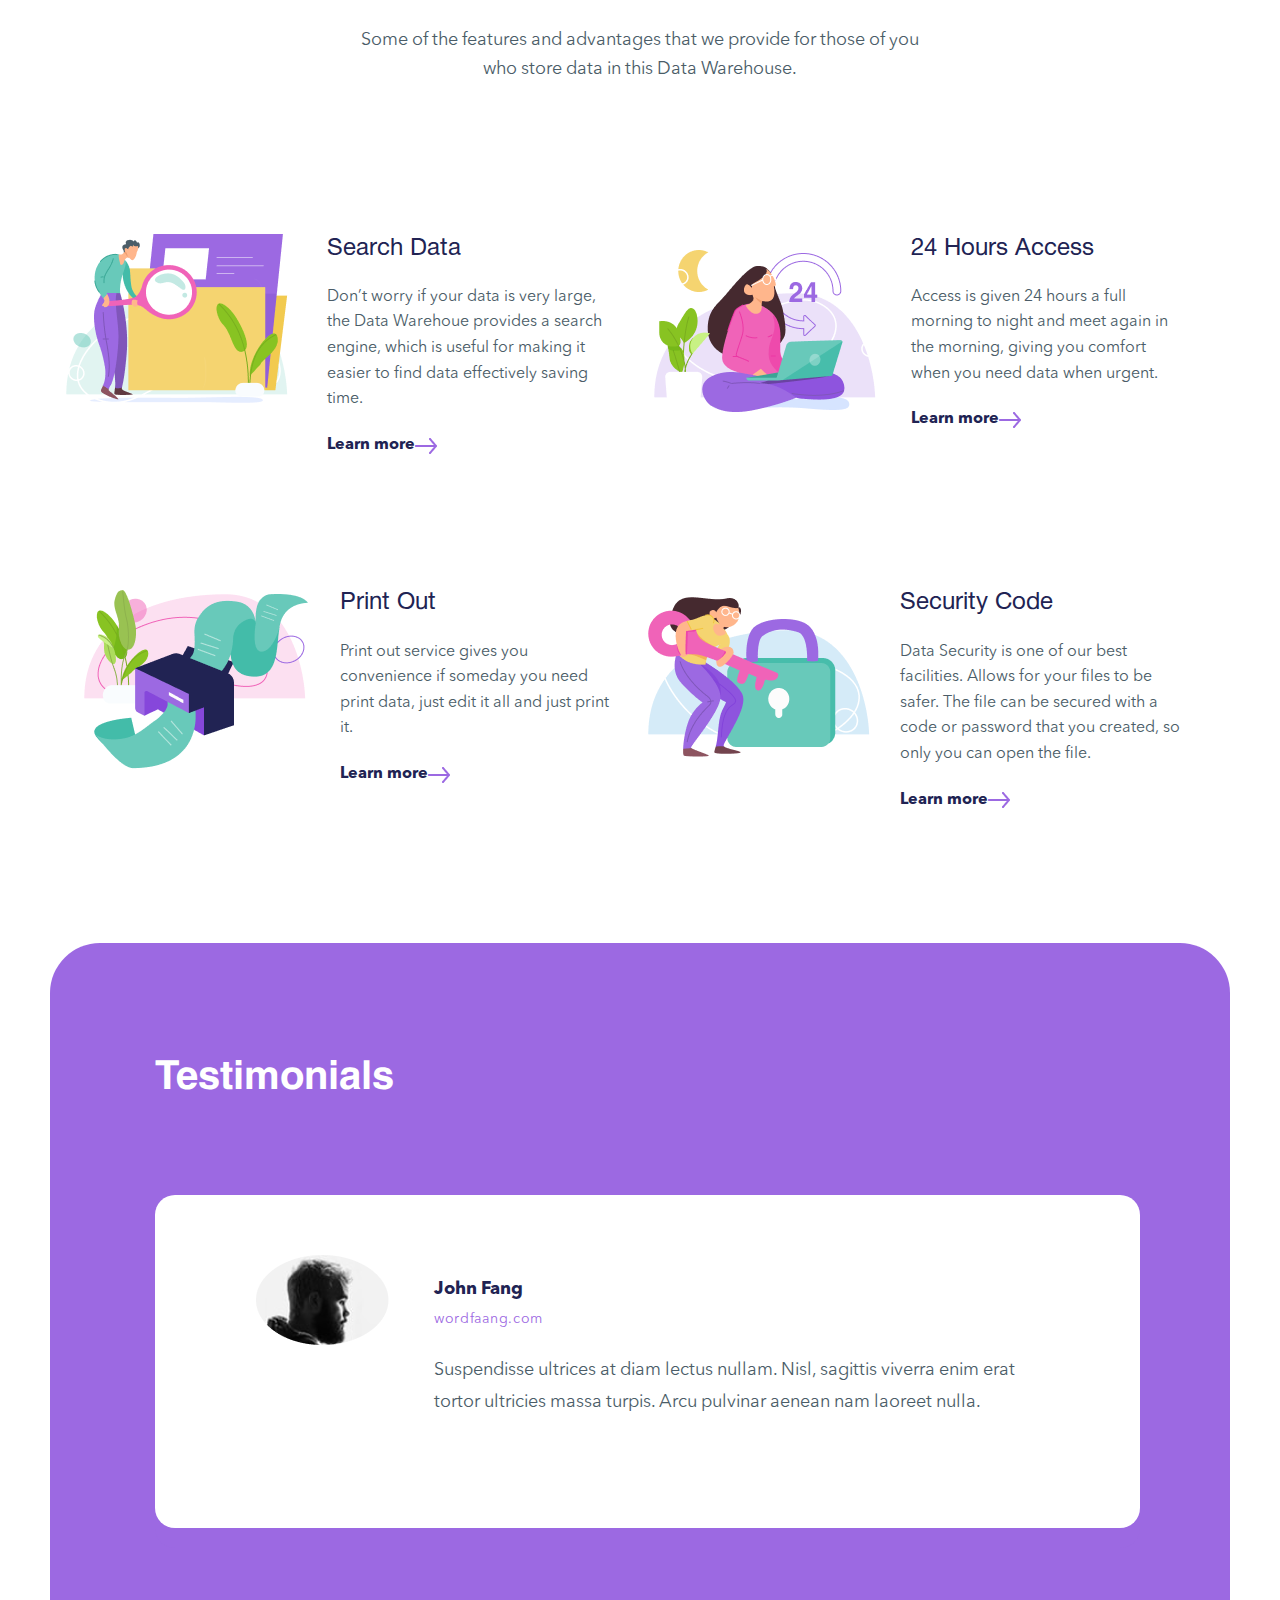
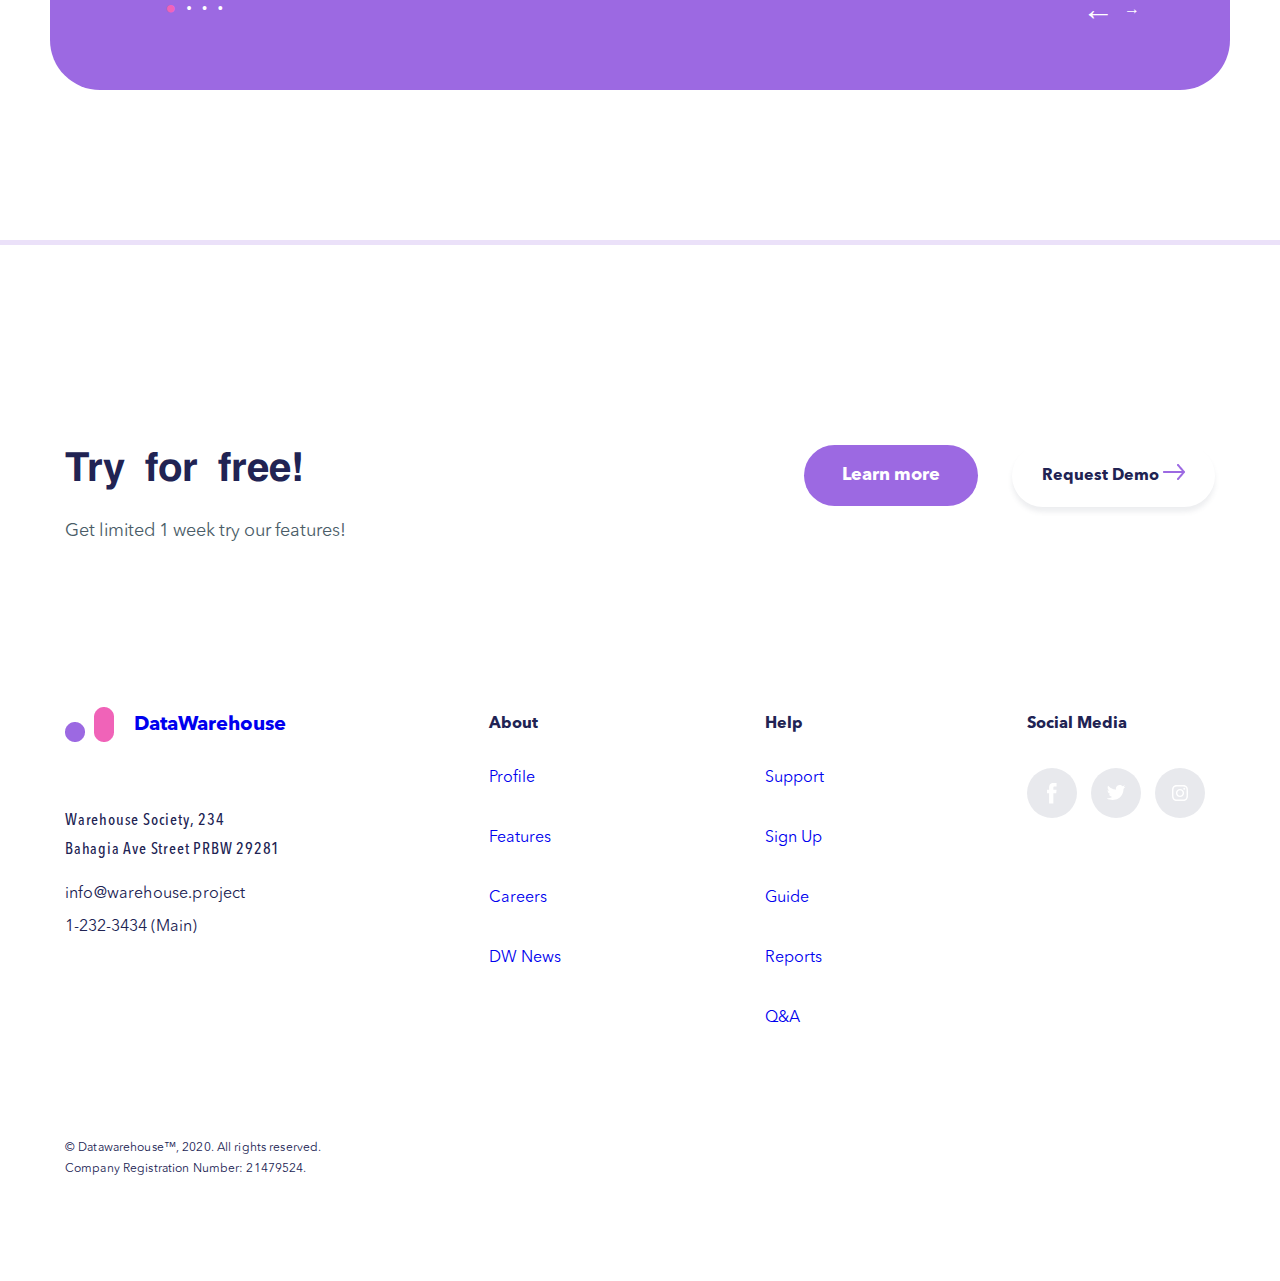
<file: HW6 ''Flexbox,Grid'' Sergii Galiant/index.html>
<!DOCTYPE html>
<html lang="en">
  <head>
    <meta charset="UTF-8" />
    <meta name="viewport" content="width=device-width, initial-scale=1.0" />
    <link rel="stylesheet" href="./reset.css" />
    <link rel="stylesheet" href="./style.css" />
    <title>HW6 Sergii Galiant</title>
  </head>
  <body>
    <!-- Header container -->
    <header>
      <div class="container">
        <div class="header-container">
          <a href="#" class="logo-img">
            <img src="./images/Logo.png" alt="site-logo" />
          </a>
          <nav class="nav-menu">
            <ul>
              <li class="nav-menu-link">
                <a class="link-about" href="#">About</a>
              </li>
              <li class="nav-menu-link"><a href="#">Help</a></li>
              <li class="nav-menu-link"><a href="#">Features</a></li>
              <li class="nav-menu-link"><a href="#">Signup</a></li>
            </ul>
          </nav>
          <div class="btn-demo">
            <button class="button-reguest-demo">
              Request Demo
              <img src="./images/arrow-right.png" alt="arrow-right" />
            </button>
          </div>
        </div>
      </div>
    </header>
    <section class="about">
      <div class="container">
        <div class="main-title">
          <h1>Save your data storage here.</h1>
        </div>
        <div class="about-text">
          <p>
            Data Warehouse is a data storage area that has been tested for
            security, so you can store your data here safely but not be afraid
            of being stolen by others.
          </p>
        </div>
        <div class="btn-more">
          <button class="btn-learn_more">Learn more</button>
        </div>
      </div>
    </section>
    <!--End Header container -->

    <!-- Storage Bank container -->
    <section>
      <div class="container">
        <div class="storage_bank">
          <div class="storage_bank_bg"></div>
          <div class="storage_bank_text">
            <h2>We are a high-level data storage bank</h2>
            <p>
              The place to store various data that you can access at any time
              through the internet and where you can carry it. This very
              flexible storage area has a high level of security. To enter into
              your own data you must enter the password that you created when
              you registered in this Data Warehouse.
            </p>
          </div>
        </div>
      </div>
    </section>
    <!--End Storage Bank container -->

    <!-- Features container -->
    <section class="features">
      <div class="container">
        <div class="features-main-text">
          <h2>Features</h2>
          <p>
            Some of the features and advantages that we provide for those of you
            who store data in this Data Warehouse.
          </p>
        </div>
        <div class="features_items">
          <!-- Search data -->
          <div class="features_item">
            <div class="features_item_image">
              <img src="./images/image_search_data.png" alt="search data" />
            </div>
            <div class="features_item_text">
              <h3>Search Data</h3>
              <p>
                Don’t worry if your data is very large, the Data Warehoue
                provides a search engine, which is useful for making it easier
                to find data effectively saving time.
              </p>
              <a href="#" class="features_item_link"
                >Learn more
                <img src="./images/arrow-right.png" alt="Arrow" />
              </a>
            </div>
          </div>
          <!-- end search data -->
          <!-- 24 hours access -->
          <div class="features_item">
            <div class="features_item_image">
              <img
                src="./images/image_24hourse_access.png"
                alt="features_item"
              />
            </div>
            <div class="features_item_text">
              <h3>24 Hours Access</h3>
              <p>
                Access is given 24 hours a full morning to night and meet again
                in the morning, giving you comfort when you need data when
                urgent.
              </p>
              <a href="#" class="features_item_link"
                >Learn more
                <img src="./images/arrow-right.png" alt="Arrow" />
              </a>
            </div>
          </div>
          <!--end 24 hours access -->
          <!-- print out -->
          <div class="features_item">
            <div class="features_item_image">
              <img src="./images/image_print_out.png" alt="features_item" />
            </div>
            <div class="features_item_text">
              <h3>Print Out</h3>
              <p>
                Print out service gives you convenience if someday you need
                print data, just edit it all and just print it.
              </p>
              <a href="#" class="features_item_link"
                >Learn more
                <img src="./images/arrow-right.png" alt="Arrow" />
              </a>
            </div>
          </div>
          <!--end print out -->
          <!-- security code -->
          <div class="features_item">
            <div class="features_item_image">
              <img src="./images/image_security_code.png" alt="features_item" />
            </div>
            <div class="features_item_text">
              <h3>Security Code</h3>
              <p>
                Data Security is one of our best facilities. Allows for your
                files to be safer. The file can be secured with a code or
                password that you created, so only you can open the file.
              </p>
              <a href="#" class="features_item_link"
                >Learn more
                <img src="./images/arrow-right.png" alt="Arrow" />
              </a>
            </div>
          </div>
          <!--end security code -->
        </div>
      </div>
    </section>
    <!--End Features container -->
    <!-- Testimonials -->
    <section>
      <div class="container testimonials">
        <div class="testimonials_title">
          <h2>Testimonials</h2>
        </div>
        <div class="testimonials_white_bg">
          <div class="testimonials_white_bg_img">
            <img src="./images/testimonials_img.png" alt="image user" />
          </div>
          <div class="testimonials_white_bg_user_info">
            <h4>John Fang</h4>
            <a href="#">wordfaang.com</a>
            <p>
              Suspendisse ultrices at diam lectus nullam. Nisl, sagittis viverra
              enim erat tortor ultricies massa turpis. Arcu pulvinar aenean nam
              laoreet nulla.
            </p>
          </div>
        </div>
        <div class="testimonials_control">
          <div class="testimonials_control_dots">
            <span class="active_dots"> • </span>
            <span> • </span>
            <span> • </span>
            <span> • </span>
          </div>
          <div class="testimonials_control_row">
            <span class="active_row">←</span>
            <span>→</span>
          </div>
        </div>
      </div>
    </section>
    <!-- End Testimonials -->
    <!-- Border -->
    <div class="border"></div>
    <!--End border -->
    <!-- Free -->
    <section>
      <div class="container">
        <div class="free">
          <div class="free_text">
            <h2>Try for free!</h2>
            <p>Get limited 1 week try our features!</p>
          </div>
          <div class="free_button">
            <button class="btn-learn_more_2">Learn more</button>
            <button class="button-reguest-demo_2">
              Request Demo
              <img src="./images/arrow-right.png" alt="arrow-right" />
            </button>
          </div>
        </div>
      </div>
    </section>
    <!--End Free -->
    <!-- footer -->
    <footer>
      <div class="container">
        <div class="footer_top">
          <div class="footer_items">
            <div class="logo_contact">
              <a href="#" class="title_logo">
                <img src="./images/Logo.png" alt="site logo" />
                <span>DataWarehouse</span></a
              >
              <ul>
                <li class="address">Warehouse Society, 234</li>
                <li class="address">Bahagia Ave Street PRBW 29281</li>
                <li class="site">info@warehouse.project</li>
                <li class="tel">1-232-3434 (Main)</li>
              </ul>
            </div>
            <div class="about_footer">
              <h5>About</h5>
              <a href="#">Profile</a>
              <a href="#">Features</a>
              <a href="#">Careers</a>
              <a href="#">DW News</a>
            </div>
            <div class="help_footer">
              <h5>Help</h5>
              <a href="#">Support</a>
              <a href="#">Sign Up</a>
              <a href="#">Guide</a>
              <a href="#">Reports</a>
              <a href="#">Q&A</a>
            </div>
            <div class="social_media">
              <h5>Social Media</h5>
              <a href="#" class="link_social"
                ><img src="./images/facebook.svg" alt="facebook icon"
              /></a>
              <a href="#" class="link_social"
                ><img src="./images/twitter.svg" alt="twitter icon"
              /></a>
              <a href="#" class="link_social"
                ><img src="./images/instagram.svg" alt="instagram icon"
              /></a>
            </div>
          </div>
        </div>
        <div class="footer_down">
          <div class="data_text">
            <p>© Datawarehouse™, 2020. All rights reserved.</p>
            <p>Company Registration Number: 21479524.</p>
          </div>
          <div class="chat_icon">
            <a href="#">
              <img src="./images/chat-icon.png" alt="chat icon"
            /></a>
          </div>
        </div>
      </div>
    </footer>
    <!-- end footer -->
  </body>
</html>
</file>
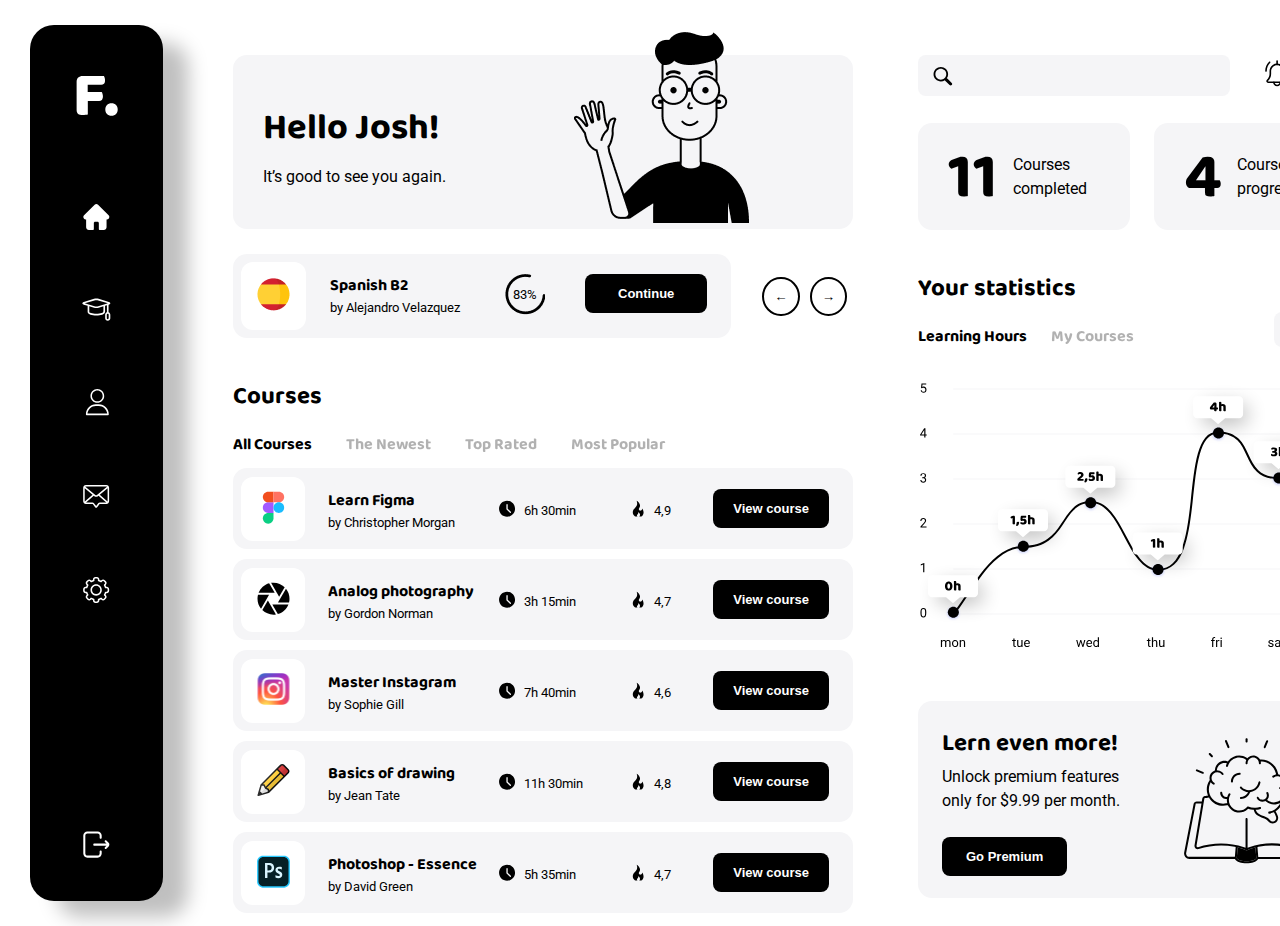
<file: HW7 HTML5 CS3 Sergii Galiant/index.html>
<!DOCTYPE html>
<html lang="en">
  <head>
    <meta charset="UTF-8" />
    <meta name="viewport" content="width=device-width, initial-scale=1.0" />
    <link rel="stylesheet" href="./reset.css" />
    <link
      href="https://fonts.googleapis.com/css2?family=Baloo+Bhai+2:wght@400;700&family=Roboto:wght@400;700&display=swap"
      rel="stylesheet"
    />
    <link rel="stylesheet" href="./style.css" />
    <title>HW7 Sergii Galiant</title>
  </head>
  <body>
    <div class="container">
      <!-- sidebar -->
      <aside class="sidebar">
        <div class="logo">
          <a href="#"><img src="./images/logo_F.svg" alt="logo" /></a>
        </div>
        <div class="navbar">
          <ul>
            <li class="navbar_item">
              <a href="#"><img src="./images/home.svg" alt="home icon" /></a>
            </li>
            <li class="navbar_item">
              <a href="#"
                ><img src="./images/courses.svg" alt="courses icon"
              /></a>
            </li>
            <li class="navbar_item">
              <a href="#"
                ><img src="./images/profile.svg" alt="profile icon"
              /></a>
            </li>
            <li class="navbar_item">
              <a href="#"
                ><img src="./images/message.svg" alt="message icon"
              /></a>
            </li>
            <li class="navbar_item">
              <a href="#"
                ><img src="./images/settings.svg" alt="settings icon"
              /></a>
            </li>
          </ul>
        </div>
        <div class="exit">
          <a href="#"><img src="./images/exit.svg" alt="exit icon" /></a>
        </div>
      </aside>
      <!-- end sidebar -->
      <!-- My course info -->
      <section class="my_course_info">
        <div class="header_my_course_info">
          <div class="header_my_course_info_text">
            <h1>Hello Josh!</h1>
            <p>It’s good to see you again.</p>
          </div>
          <img src="./images/hello.png" alt="hello image" class="hello_img" />
        </div>
        <div class="progress_cours">
          <div class="progress_course_items">
            <div class="flag_spanish">
              <img src="./images/spanish.png" alt="icon flag spain" />
            </div>
            <div class="progress_cours_text">
              <h3>Spanish B2</h3>
              <p>by Alejandro Velazquez</p>
            </div>
            <div class="progress_percent">
              <p>83%</p>
            </div>
            <div class="button_continue">
              <button>Continue</button>
            </div>
          </div>
          <div class="progress_course_arrows">
            <button>←</button>
            <button>→</button>
          </div>
        </div>
        <div class="courses_section">
          <h2 class="courses_section_title">Courses</h2>
          <div class="courses_section_menu">
            <ul>
              <li class="active"><a href="#">All Courses</a></li>
              <li><a href="#">The Newest</a></li>
              <li><a href="#">Top Rated</a></li>
              <li><a href="#">Most Popular</a></li>
            </ul>
          </div>
          <!-- Figma -->
          <div class="courses_section_item">
            <div class="courses_section_item_logo">
              <a href="#"><img src="./images/figma.svg" alt="figma icon" /></a>
            </div>
            <div class="courses_section_item_text">
              <h3>Learn Figma</h3>
              <p>by Christopher Morgan</p>
            </div>
            <div class="courses_section_item_time">
              <img src="./images/clock.svg" alt="clock image" />
              <p>6h 30min</p>
            </div>
            <div class="courses_section_item_rating">
              <img src="./images/flame.svg" alt="flame image" />
              <p>4,9</p>
            </div>
            <div class="courses_section_item_button">
              <button>View course</button>
            </div>
          </div>
          <!-- analog photography -->
          <div class="courses_section_item">
            <div class="courses_section_item_logo">
              <a href="#"
                ><img
                  src="./images/analog_photography.svg"
                  alt="analog photography icon"
              /></a>
            </div>
            <div class="courses_section_item_text">
              <h3>Analog photography</h3>
              <p>by Gordon Norman</p>
            </div>
            <div class="courses_section_item_time">
              <img src="./images/clock.svg" alt="clock image" />
              <p>3h 15min</p>
            </div>
            <div class="courses_section_item_rating">
              <img src="./images/flame.svg" alt="flame image" />
              <p>4,7</p>
            </div>
            <div class="courses_section_item_button">
              <button>View course</button>
            </div>
          </div>
          <!-- instagram -->
          <div class="courses_section_item">
            <div class="courses_section_item_logo">
              <a href="#"
                ><img src="./images/instagram.svg" alt="instagram icon"
              /></a>
            </div>
            <div class="courses_section_item_text">
              <h3>Master Instagram</h3>
              <p>by Sophie Gill</p>
            </div>
            <div class="courses_section_item_time">
              <img src="./images/clock.svg" alt="clock image" />
              <p>7h 40min</p>
            </div>
            <div class="courses_section_item_rating">
              <img src="./images/flame.svg" alt="flame image" />
              <p>4,6</p>
            </div>
            <div class="courses_section_item_button">
              <button>View course</button>
            </div>
          </div>
          <!-- basics of drawing -->
          <div class="courses_section_item">
            <div class="courses_section_item_logo">
              <a href="#"
                ><img src="./images/pencil.svg" alt="pencil icon"
              /></a>
            </div>
            <div class="courses_section_item_text">
              <h3>Basics of drawing</h3>
              <p>by Jean Tate</p>
            </div>
            <div class="courses_section_item_time">
              <img src="./images/clock.svg" alt="clock image" />
              <p>11h 30min</p>
            </div>
            <div class="courses_section_item_rating">
              <img src="./images/flame.svg" alt="flame image" />
              <p>4,8</p>
            </div>
            <div class="courses_section_item_button">
              <button>View course</button>
            </div>
          </div>
          <!-- photoshop -->
          <div class="courses_section_item">
            <div class="courses_section_item_logo">
              <a href="#"
                ><img src="./images/photoshop.svg" alt="photoshop icon"
              /></a>
            </div>
            <div class="courses_section_item_text">
              <h3>Photoshop - Essence</h3>
              <p>by David Green</p>
            </div>
            <div class="courses_section_item_time">
              <img src="./images/clock.svg" alt="clock image" />
              <p>5h 35min</p>
            </div>
            <div class="courses_section_item_rating">
              <img src="./images/flame.svg" alt="flame image" />
              <p>4,7</p>
            </div>
            <div class="courses_section_item_button">
              <button>View course</button>
            </div>
          </div>
        </div>
      </section>
      <!--end My course info -->
      <!-- Statistics -->
      <section class="statistics">
        <div class="statistics_header">
          <div class="statistics_header_search">
            <input type="search" name="search" />
          </div>
          <div class="statistics_header_message">
            <a href="#"><img src="./images/bell.svg" alt="bell icon" /></a>
            <a href="#"><span>1</span></a>
          </div>
          <div class="statistics_header_user">
            <a href="#"><img src="./images/user_foto.png" alt="user foto" /></a>
            <a href="#"><span class="arrow_down">∨</span></a>
          </div>
        </div>
        <div class="statistics_courses">
          <div class="courses_completed">
            <h3>11</h3>
            <a href="#"><p>Courses completed</p></a>
          </div>
          <div class="courses_progress">
            <h3>4</h3>
            <a href="#"><p>Courses in progress</p></a>
          </div>
        </div>
        <div class="your_statistics">
          <h2>Your statistics</h2>
          <div class="your_statistics_menu">
            <div class="list_menu">
              <ul>
                <li class="list_menu_active"><a href="#">Learning Hours</a></li>
                <li><a href="#">My Courses</a></li>
              </ul>
            </div>
            <div class="time_period">
              <select name="time-period">
                <option value="daily">Daily</option>
                <option value="weekly" selected>Weekly</option>
                <option value="monthly">Monthly</option>
              </select>
            </div>
          </div>
          <div class="graph">
            <img src="./images/graph.svg" alt="graph statistics" />
          </div>
        </div>
        <div class="go_premium">
          <div class="text_btn">
            <h2>Lern even more!</h2>
            <p>Unlock premium features only for $9.99 per month.</p>
            <button>Go Premium</button>
          </div>
          <div class="image_brain">
            <img src="./images/brain.svg" alt="image brain" />
          </div>
        </div>
      </section>
      <!--end Statistics -->
    </div>
  </body>
</html>
</file>
<file: HW10 Модульна сітка. Фреймворки Sergii Galiant/style.css>
html {
  font-family: Helvetica;
  font-style: normal;
  font-weight: normal;
}

body {
  background: #fafafa;
}
/*header navbar */
header {
  border-bottom: 1px solid #dbdbdb;
}

.navbar {
  justify-content: space-between;
}
.collapse {
  flex-grow: 0;
}
.new-messages {
  position: relative;
}
.new-messages span {
  position: absolute;
  background: red;
  width: 18px;
  height: 18px;
  display: flex;
  justify-content: center;
  align-items: center;
  text-align: center;
  font-size: 12px;
  color: #ffffff;
  border-radius: 50%;
  top: 5px;
  left: 30px;
}
.search {
  background-image: url(./images/search.svg);
  background-repeat: no-repeat;
  min-width: 100%;
  height: 29px;
  font-size: 14px;
  border: 1px solid #dbdbdb;
  box-sizing: border-box;
  border-radius: 3px;
  text-align: center;
  background-position: 25% 55%;
  background-color: transparent;
  color: #8f8f8f;
}
.search:focus {
  background: #fafafa;
}

@media (max-width: 1000px) {
  .collapse,
  .navbar-collapse {
    display: flex !important;
    justify-content: center;
  }
}

/* main content */
.main-content {
  margin-top: 30px;
}

.user-info {
  display: flex;
  align-items: center;
  flex-wrap: wrap;
  font-weight: 500;
  font-size: 26px;
  line-height: 32px;
  text-align: center;
}

.user-name {
  margin-right: 26px;
}
.btn {
  margin-right: 5px;
  font-weight: bold;
  font-size: 14px;
  line-height: 17px;
}
.user-statistics {
  margin-top: 20px;
  margin-bottom: 20px;
}

.user-statistics a {
  color: #262626;
  margin-right: 35px;
}
.user-description h3 {
  font-weight: 500;
  font-size: 17px;
  line-height: 21px;
  margin-bottom: 0px;
}
.user-description p {
  margin-bottom: 0;
}
.user-description a {
  font-weight: 500;
  font-size: 17px;
  line-height: 21px;
  color: #133768;
}
.stories-name {
  color: #262626;
  font-weight: bold;
  font-size: 14px;
  line-height: 17px;
  margin-top: 11px;
  display: flex;
  justify-content: center;
  text-align: center;
}
.stories-menu {
  padding-left: 15px;
  margin-top: 55px;
  display: flex;
  justify-content: center;
  align-items: center;
  flex-wrap: wrap;
}
.stories-elements {
  margin-right: 42px;
}
.stories-elements img {
  border: 1px solid #dbdbdb;
  padding: 3px;
  border-radius: 50%;
}
/* container posts */
section {
  border-top: 1px solid #dbdbdb;
  margin-top: 55px;
}

.nav a {
  color: #8f8f8f;
  font-weight: bold;
  font-size: 12px;
  line-height: 15px;
  text-transform: uppercase;
  text-align: center;
  display: flex;
  align-items: center;
}
.nav img {
  margin-right: 5px;
}
.nav-tabs {
  border-top: 1px solid #dee2e6;
  border: none;
}
.nav-tabs .nav-link.active {
  color: #262626;
  background-color: transparent;
  border: none;
  border-radius: 0;
  border-top: 1px solid #262626;
}
.posts a {
  padding-top: 19px;
  margin-right: 40px;
}
.posts a:hover {
  border: none;
}
.posts-photo {
  max-width: 297px;
  min-height: 297px;
  margin-right: 25px;
  margin-top: 25px;
}
@media (max-width: 768px) {
  .col-sm-12 {
    display: flex;
    align-items: center;
    justify-content: center;
  }
}
</file>
<file: HW11 Анімація в CSS3 Sergii Galiant/style.css>
body {
  margin: auto;
}
.menu {
  max-width: 100%;
  min-height: 350px;
  background: rgb(46, 45, 45);
  box-sizing: border-box;
  display: flex;
  flex-direction: column;
  align-items: center;
  justify-content: center;
}
.swords {
  display: flex;
  justify-content: space-between;
  cursor: pointer;
  width: 250px;
  margin: 20px auto;
  transition: all 2s ease 0.5s;
}
.sword_handle {
  height: 7px;
  width: 30px;
  background: white;
  border-radius: 7px;
}
.sword_blade {
  margin-left: 20px;
  height: 7px;
  width: 200px;
  background: white;
  border-radius: 7px;
}
.sword_2 .sword_blade {
  margin-left: 0;
  margin-right: 20px;
}

.menu:hover .sword_1 {
  opacity: 0;
}
.menu:hover .sword_2 {
  transform: rotate(45deg);
  box-shadow: 0px 0px 30px 10px rgba(250, 80, 80, 1);
}
.menu:hover .sword_3 {
  transform: translateY(-48px) rotate(-45deg);
  box-shadow: 0px 0px 30px 10px rgba(59, 255, 82, 1);
}

.balls_container {
  max-width: 100%;
  min-height: 350px;
  background: rgb(223, 210, 210);
  box-sizing: border-box;
  display: flex;
  justify-content: center;
  align-items: center;
}

.ball {
  width: 60px;
  height: 60px;
  border-radius: 50%;
  box-shadow: 0px 200px 89px 0px rgba(122, 122, 122, 1);
}
.first_ball {
  background: rgba(29, 69, 143, 1);
  transform-origin: 50px -80px;
  animation-name: firstBall;
  animation-duration: 1.5s;
  animation-delay: 1s;
  animation-iteration-count: infinite;
  animation-timing-function: cubic-bezier(0, 0, 1, 1);
}
.ball_2 {
  background: rgba(47, 64, 128, 1);
}
.ball_3 {
  background: rgba(65, 58, 113, 1);
}
.ball_4 {
  background: rgba(83, 53, 98, 1);
}
.ball_5 {
  background: rgba(105, 46, 80, 1);
}
.ball_6 {
  background: rgba(125, 41, 64, 1);
}
.last_ball {
  background: rgba(146, 35, 46, 1);
  transform-origin: 20px -80px;
  animation-name: lastBall;
  animation-duration: 1.5s;
  animation-iteration-count: infinite;
  animation-timing-function: cubic-bezier(0, 0, 1, 1);
  animation-delay: 1s;
}
.ball:after {
  content: " ";
  position: relative;
  display: flex;
  height: 14px;
  top: 100px;
  border-radius: 50%;
  background: rgb(180, 180, 180);
}
@keyframes firstBall {
  0% {
    transform: rotate(0deg);
  }
  25% {
    transform: rotate(30deg);
  }
  50% {
    transform: rotate(0deg);
  }
  75% {
    transform: rotate(0deg);
  }
  100% {
    transform: rotate(0deg);
  }
}

@keyframes lastBall {
  0% {
    transform: rotate(0deg);
  }
  25% {
    transform: rotate(0deg);
  }
  50% {
    transform: rotate(0deg);
  }
  75% {
    transform: rotate(-30deg);
  }
  100% {
    transform: rotate(0deg);
  }
}
</file>
<file: HW2 HTML Sergii Galiant/style.css>
table,
th,
td {
  border: 2px solid grey;
  text-align: center;
}

th,
td {
  padding: 10px;
}

th {
  background: rgb(161, 175, 194);
}
input,
select,
textarea {
  background: bisque;
}
</file>
<file: HW3 CSS Sergii Galiant/style.css>
body{
  background-color: rgb(49, 54, 54);
  font-family: sans-serif;
  color: white;
  }
h1{
  margin-left: 100px;
}  
table{
font-family: sans-serif;
font-size: 14px;
text-align: left;
width: 800px;
height: 180px;
border: 1px solid rgb(97, 90, 90);
border-spacing: 0;
border-radius: 7px 7px 7px 7px;
margin: auto;
margin-top: 50px;
margin-left: 100px
}

th {
padding: 9px 9px;
width: 50%;
}


td {
border-top: 1px solid rgb(97, 90, 90);
padding: 8px;
}
.dots_table1{
  text-align: right;
  padding-right: 30px;
  color: rgb(97, 90, 90);
  }
.triangle {
  display: inline;
  position: relative;
  margin-left: 14px;
	top: 11px;
	border-left: 6px solid transparent;
	border-right: 6px solid transparent;
	border-top: 6px solid white;
}
.colomn2_table{
  color: rgb(97, 90, 90);
}
.dots_table2_3{
  text-align: right;
  padding-right: 30px;
  color: white
}
label, img,  .triangle, .dots_table1, .dots_table2_3{
  cursor: pointer;
}
.checkbox {
  cursor: pointer;
 }

img{
  width: 15px;
  margin-right: 5px;
}
.search{
  background-color:rgb(97, 90, 90);
  background-image: url(./search.png);
  background-size: 20px;
  background-position: left 5px center;
  background-repeat: no-repeat;
  border: none;
  border-radius: 7px;
  font-size: 14px;
  padding-left: 30px;
  width: 600%;
  float: right;
  height: 140%;
  }
  input::-webkit-input-placeholder { 
    color: white; 
  }
</file>
<file: HW4 Робота з дизайном Sergii Galiant/style.css>
html,
body {
  font-family: "Lato";
  color: #ffffff;
  font-size: 14px;
  background: linear-gradient(
      90deg,
      rgba(213, 32, 71, 0.8) 0%,
      rgba(238, 61, 27, 0.8) 100%
    ),
    url("./images/background.png");
  background-position: top left;
  background-size: cover;
  height: 782px;
}

header {
  display: flex;
  align-items: center;
}

.logo {
  margin-left: 100px;
  margin-top: 60px;
  cursor: pointer;
}

.logo_text {
  text-transform: uppercase;
  font-style: normal;
  font-weight: bold;
  font-size: 18px;
  line-height: 22px;
  margin-left: 10px;
}

.navbar {
  margin-top: 60px;
  margin-left: 200px;
  margin-right: 60px;
}

.navbar_name {
  text-transform: uppercase;
  font-style: normal;
  font-weight: bold;
  cursor: pointer;
  font-size: 14px;
  line-height: 17px;
  margin-right: 20px;
}
select {
  border: none;
  background: transparent;
  color: #ffffff;
  position: absolute;
  margin-top: 70px;
  margin-left: 10px;
  cursor: pointer;
  background-color: rgb(206, 46, 46);
}

.flag_usa {
  margin-top: 60px;
  margin-left: 80px;
}

.button_login {
  width: 100px;
  height: 40px;
  margin-top: 60px;
  margin-left: 80px;
  border: 1px solid #ffffff;
  border-radius: 5px;
  background: transparent;
  align-items: center;
  text-align: center;
  text-transform: uppercase;
  color: #ffffff;
  cursor: pointer;
  box-sizing: border-box;
}

.main_title {
  font-weight: bold;
  font-size: 72px;
  line-height: 86px;
  display: flex;
  align-items: center;
  text-transform: uppercase;
  left: 431px;
  top: 257px;
}
.main_text {
  font-style: normal;
  width: 530px;
  height: 125px;
  left: 450px;
  top: 382px;
  font-weight: 600;
  font-size: 24px;
  line-height: 150%;
  text-align: center;
  letter-spacing: 1px;
  margin-top: 50px;
}

.button_sign_up {
  width: 160px;
  height: 50px;
  left: 640px;
  top: 545px;
  border-radius: 5px;
  font-weight: 400;
  font-size: 14px;
  line-height: 17px;
  border: none;
  align-items: center;
  text-transform: uppercase;
  color: #ed4c5c;
}

.container {
  display: flex;
  margin-top: 200px;
  width: 100%;
  text-align: center;
  align-items: center;
}

.content_text {
  margin: 0 auto;
  text-align: center;
  align-items: center;
}
</file>
<file: HW5 Блочна верстка Sergii Galiant/style.css>
html,
body {
  font-family: Lato;
  font-style: normal;
  font-weight: normal;
  font-size: 14px;
  width: 100%;
  height: 100%;
}

header {
  background: #ed4c5c;
  color: #ffffff;
  width: 100%;
}
.container {
  max-width: 1110px;
  margin: 0 auto;
  display: flex;
  align-items: center;
}

.about {
  max-width: 445px;
  margin: 120px 0 110px 0;
}
.about h1 {
  font-size: 2.6rem;
  font-weight: 600;
  margin-bottom: 50px;
}

.about p {
  font-size: 1rem;
  line-height: 140%;
  margin-bottom: 50px;
}

.app-download-icon {
  cursor: pointer;
}

.slider {
  cursor: pointer;
  margin: 95px auto;
}

.text-contact {
  font-size: 2.6rem;
  font-weight: 600;
  max-width: 445px;
  margin: 120px 0 220px 0;
  line-height: 45px;
}

.text-contact p {
  font-size: 1rem;
  line-height: 140%;
  margin-top: 50px;
  text-align: justify;
}

.contact-form {
  display: flex;
  flex-direction: column;
  max-width: 540px;
  margin: 120px 0 80px 125px;
}

input,
select,
button {
  border: 1px solid #333333;
  border-radius: 6px;
  font-size: 1.15rem;
  line-height: 19px;
  color: rgba(19, 39, 67, 0.5);
  cursor: pointer;
  padding: 20px 30px;
}
.name {
  display: flex;
  justify-content: space-between;
}
.first-name {
  margin: 0 30px 25px 0;
}

.last-name {
  margin: 0 0 25px 0;
}

.tel {
  margin: 0 0 25px 0;
}

.service {
  margin: 0 0 25px 0;
}

button {
  background: #ed4c5c;
  border: 1.5px solid #ed4c5c;
  text-transform: uppercase;
  color: #ffffff;
  padding: 16px 0px;
  max-width: 160px;
}

footer {
  width: 100%;
  background: #fafafa;
  font-family: Lato;
  font-style: normal;
}
footer .container {
  align-items: flex-start;
  justify-content: space-between;
  padding-top: 85px;
  padding-bottom: 85px;
}

footer h3 {
  margin-bottom: 35px;
  font-weight: bold;
  font-size: 18px;
  line-height: 22px;
  text-align: start;
  color: #101010;
}

.address-text p {
  font-weight: normal;
  font-size: 12px;
  line-height: 20px;
  color: #101010;
}

.services-text a {
  text-decoration: none;
  font-weight: normal;
  font-size: 12px;
  line-height: 20px;
  color: #000000;
}

.get-mail {
  font-weight: normal;
  font-size: 12px;
  line-height: 14px;
  color: #101010;
  margin-bottom: 10px;
}

.get-tel {
  font-weight: normal;
  font-size: 12px;
  line-height: 14px;
  color: #121212;
  margin-bottom: 10px;
}
.icon-facebook {
  cursor: pointer;
  margin-right: 15px;
  margin-top: 20px;
}

.icon-linkedin {
  cursor: pointer;
  margin-right: 15px;
  margin-top: 20px;
}

.icon-twitter {
  cursor: pointer;
  margin-right: 15px;
  margin-top: 20px;
}

.copyright .container {
  font-weight: normal;
  font-size: 12px;
  line-height: 14px;
  color: #101010;
}
</file>
<file: HW6 ''Flexbox,Grid'' Sergii Galiant/style.css>
@font-face {
  font-family: "avenir";
  src: url("./fonts/AvenirNextLTPro-Bold.eot");
  src: local("☺"), url("./fonts/AvenirNextLTPro-Bold.woff") format("woff"),
    url("./fonts/AvenirNextLTPro-Bold.ttf") format("truetype"),
    url("./fonts/AvenirNextLTPro-Bold.svg") format("svg");
  font-weight: 700;
  font-style: normal;
}
@font-face {
  font-family: "avenir";
  src: url("./fonts/AvenirNextLTPro-HeavyCn.eot");
  src: local("☺"), url("./fonts/AvenirNextLTPro-HeavyCn.woff") format("woff"),
    url("./fonts/AvenirNextLTPro-HeavyCn.ttf") format("truetype"),
    url("./fonts/AvenirNextLTPro-HeavyCn.svg") format("svg");
  font-weight: 900;
  font-style: normal;
}
@font-face {
  font-family: "avenir";
  src: url("./fonts/AvenirNextLTPro-MediumCn.eot");
  src: local("☺"), url("./fonts/AvenirNextLTPro-MediumCn.woff") format("woff"),
    url("./fonts/AvenirNextLTPro-MediumCn.ttf") format("truetype"),
    url("./fonts/AvenirNextLTPro-MediumCn.svg") format("svg");
  font-weight: 500;
  font-style: normal;
}
@font-face {
  font-family: "avenir";
  src: url("./fonts/AvenirNextLTPro-Regular.eot");
  src: local("☺"), url("./fonts/AvenirNextLTPro-Regular.woff") format("woff"),
    url("./fonts/AvenirNextLTPro-Regular.ttf") format("truetype"),
    url("./fonts/AvenirNextLTPro-Regular.svg") format("svg");
  font-weight: normal;
  font-style: normal;
}
@font-face {
  font-family: "helvetica";
  src: url("./fonts/aghelvetica_bold.eot");
  src: local("☺"), url("./fonts/aghelvetica_bold.woff") format("woff"),
    url("./fonts/aghelvetica_bold.ttf") format("truetype"),
    url("./fonts/aghelvetica_bold.svg") format("svg");
  font-weight: 700;
  font-style: normal;
}
@font-face {
  font-family: "helvetica";
  src: url("./fonts/helveticaneuecyr-roman.eot");
  src: local("☺"), url("./fonts/helveticaneuecyr-roman.woff") format("woff"),
    url("./fonts/helveticaneuecyr-roman.ttf") format("truetype"),
    url("./fonts/helveticaneuecyr-roman.svg") format("svg");
  font-weight: normal;
  font-style: normal;
}

body {
  max-width: 1600px;
  background: linear-gradient(180deg, #f6fafd 0%, #ffffff 19.4%);
}

a {
  text-decoration: none;
}
/* header container */

.container {
  max-width: 1150px;
  margin: auto;
  padding: 0 15px;
}
.header-container {
  display: flex;
  align-items: center;
  max-width: 1150px;
  padding: 0 20px;
  flex-wrap: wrap;
  margin: 0 auto;
  padding-top: 30px;
}

.logo-img {
  margin-right: 120px;
}

.nav-menu {
  display: flex;
  align-items: center;
  margin-left: auto;
  margin-right: auto;
  padding-left: 15px;
  padding-right: 15px;
  flex-wrap: wrap;
  margin-left: 120px;
}
nav ul {
  display: flex;
}

.nav-menu-link {
  font-family: "avenir";
  font-style: normal;
  font-weight: 400;
  font-size: 16px;
  line-height: 160%;
  color: #4b5d68;
  margin-left: 40px;
}

.nav-menu-link a:hover {
  color: rgb(64, 235, 235);
}
.link-about {
  font-weight: bolder;
  font-size: 20px;
}

.button-reguest-demo {
  display: flex;
  align-items: center;
  justify-content: space-around;
  background: #ffffff;
  font-family: "avenir";
  font-size: 16px;
  font-weight: 700;
  line-height: 26px;
  color: #212353;
  border-radius: 50px;
  box-shadow: 0px 5px 5px rgba(75, 93, 104, 0.1);
  padding: 18px 30px;
  margin-left: auto;
  border: none;
}

.button-reguest-demo:hover {
  background: rgb(64, 235, 235);
}
.about {
  margin-top: 130px;
  padding-bottom: 100px;
}

.main-title {
  max-width: 645px;
  font-family: "helvetica";
  font-style: normal;
  font-weight: bold;
  font-size: 80px;
  line-height: 110%;
  color: #212353;
}

.about-text {
  max-width: 380px;
  margin-top: 50px;
  font-family: "avenir";
  font-style: normal;
  font-weight: 400;
  font-size: 18px;
  line-height: 160%;
  color: #4b5d68;
}

.btn-learn_more {
  background: #9c69e2;
  border-radius: 50px;
  font-family: "avenir";
  font-style: normal;
  font-weight: 700;
  font-size: 18px;
  line-height: 160%;
  color: #ffffff;
  margin-top: 50px;
  border: none;
  padding: 16px 38px;
}

.btn-learn_more:hover {
  background: rgb(64, 235, 235);
}

.about {
  background: url(./images/image1.png) 100% 100%;
  background-repeat: no-repeat;
  margin-right: 50px;
}

/* end header container */

/* Storage Bank container */
.storage_bank {
  max-width: 1150px;
  /* max-height: 560px; */
  background: rgba(240, 99, 184, 0.15);
  border-radius: 50px;
  display: flex;
  margin-top: 100px;
  margin-left: 40px;
}

.storage_bank_bg {
  background-image: url(./images/image2.png);
  background-repeat: no-repeat;
  min-width: 480px;
  min-height: 500px;
}

.storage_bank_text {
  max-width: 475px;
  margin: 120px 90px 0px 60px;
}

.storage_bank_text h2 {
  font-family: "helvetica";
  font-style: normal;
  font-weight: bold;
  font-size: 38px;
  line-height: 130%;
  color: #212353;
}
.storage_bank_text p {
  font-family: "avenir";
  font-style: normal;
  font-weight: 400;
  font-size: 18px;
  line-height: 160%;
  color: #4b5d68;
  margin-top: 40px;
}
/*End Storage Bank container */

/* Features container*/
.features {
  display: flex;
}

.features-main-text {
  text-align: center;
  margin-top: 150px;
}

.features-main-text h2 {
  font-family: "helvetica";
  font-style: normal;
  font-weight: bold;
  font-size: 40px;
  line-height: 130%;
  color: #212353;
}

.features-main-text p {
  font-family: "avenir";
  font-style: normal;
  font-weight: 400;
  font-size: 18px;
  line-height: 160%;
  color: #4b5d68;
  margin: auto;
  margin-top: 50px;
  max-width: 585px;
}

.features .features_items {
  display: flex;
  flex-wrap: wrap;
  justify-content: space-between;
  margin-top: 150px;
  flex-basis: 50%;
}

.features_items h3 {
  font-family: "helvetica";
  font-style: normal;
  font-weight: normal;
  font-size: 24px;
  line-height: 130%;
  display: flex;
  align-items: center;
  color: #212353;
}
.features_items p {
  font-family: "avenir";
  font-style: normal;
  font-weight: normal;
  font-size: 16px;
  line-height: 160%;
  color: #4b5d68;
  margin-top: 20px;
  margin-right: 30px;
}
.features_items a {
  font-family: "avenir";
  font-style: normal;
  font-weight: 700;
  font-size: 16px;
  line-height: 160%;
  display: flex;
  align-items: center;
  color: #212353;
  margin-top: 20px;
  margin-right: 30px;
}

/* features item */
.features_item {
  display: flex;
  max-width: 50%;
  justify-content: space-between;
  margin-bottom: 130px;
}

.features_item_text {
  display: flex;
  flex-direction: column;
  justify-content: flex-start;
  margin-left: 30px;
}

.features_item_link:hover {
  color: rgb(64, 235, 235);
}
/*End Features container*/
/* Testimonials */
.testimonials {
  background: #9c69e2;
  border-radius: 50px;
  margin: auto;
}

.testimonials_title {
  font-family: "helvetica";
  font-style: normal;
  font-weight: bold;
  font-size: 40px;
  line-height: 130%;
  /* display: flex; */
  /* align-items: center; */
  color: #ffffff;
  padding-top: 110px;
  margin-left: 90px;
}

.testimonials_white_bg {
  background: #ffffff;
  box-shadow: 0px 20px 0px rgba(156, 105, 226, 0.3);
  border-radius: 20px;
  display: flex;
  margin: 90px 75px 0 90px;
}
.testimonials_white_bg_img {
  margin: 60px 0 180px 100px;
}

.testimonials_white_bg_user_info {
  font-family: "avenir";
  font-style: normal;
  font-size: 18px;
  line-height: 160%;
}
.testimonials_white_bg_user_info h4 {
  font-weight: 700;
  color: #212353;
  margin: 80px 0 0 45px;
}

.testimonials_white_bg_user_info a {
  font-weight: 400;
  font-size: 14px;
  letter-spacing: 0.05em;
  color: #9c69e2;
  margin-left: 45px;
}

.testimonials_white_bg_user_info p {
  font-weight: normal;
  line-height: 180%;
  color: #4b5d68;
  margin: 20px 120px 50px 45px;
}

.testimonials_control {
  display: flex;
  color: #ffffff;
  justify-content: space-between;
}
.testimonials_control_dots {
  margin: 65px 0 65px 90px;
  cursor: pointer;
  font-size: 1rem;
  display: flex;
  align-items: center;
}
.testimonials_control_dots span {
  padding-left: 10px;
}
.testimonials_control_row {
  margin: 65px 75px 65px 0;
  cursor: pointer;
  display: flex;
  align-items: center;
}

.active_dots {
  color: #f063b8;
  font-size: 2rem;
}
.active_row {
  font-size: 2rem;
  padding-right: 10px;
}
/*End Testimonials */
/* border */
.border {
  background: #9c69e2;
  opacity: 0.2;
  height: 5px;
  margin: 150px 0 100px 0;
}
/* end border */
/* Free */
.free {
  display: flex;
  justify-content: space-between;
}
.free_text h2 {
  font-family: "helvetica";
  font-style: normal;
  font-weight: bold;
  font-size: 40px;
  line-height: 130%;
  display: flex;
  align-items: center;
  color: #212353;
  margin-top: 100px;
}
.free_text p {
  font-family: "avenir";
  font-style: normal;
  font-weight: 400;
  font-size: 18px;
  line-height: 160%;
  color: #4b5d68;
  margin-top: 20px;
}
.free_button {
  margin: 100px 0 180px 0;
}
.btn-learn_more_2 {
  background: #9c69e2;
  border-radius: 50px;
  font-family: "avenir";
  font-style: normal;
  font-weight: 700;
  font-size: 18px;
  line-height: 160%;
  color: #ffffff;
  border: none;
  padding: 16px 38px;
  margin-right: 30px;
}

.btn-learn_more_2:hover {
  background: rgb(64, 235, 235);
}
.button-reguest-demo_2 {
  background: #ffffff;
  font-family: "avenir";
  font-size: 16px;
  font-weight: 700;
  line-height: 26px;
  color: #212353;
  border-radius: 50px;
  box-shadow: 0px 5px 5px rgba(75, 93, 104, 0.1);
  padding: 18px 30px;
  margin-left: auto;
  border: none;
}

.button-reguest-demo_2:hover {
  background: rgb(64, 235, 235);
}
/* end free */
/* footer */

.footer_items {
  display: flex;
  justify-content: space-between;
  font-family: "avenir";
  font-style: normal;
  font-weight: normal;
  font-size: 16px;
  color: #212353;
}
.title_logo {
  display: flex;
  justify-content: center;
  align-items: center;
}
.footer_items span {
  font-weight: 700;
  line-height: 160%;
  font-size: 20px;
  margin-left: 20px;
  justify-content: center;
}

.footer_items h5 {
  font-weight: 700;
  line-height: 160%;
  margin-top: 25px;
}
.logo_contact .address {
  line-height: 180%;
  letter-spacing: 0.05em;
  font-weight: 500;
}
.logo_contact ul {
  margin-top: 65px;
}
.logo_contact .site {
  line-height: 180%;
  letter-spacing: 0.01em;
  margin-top: 15px;
  margin-bottom: 10px;
}
.footer_items a {
  line-height: 250%;
  margin-top: 20px;
}
.social_media img {
  margin: 30px 10px 0 0;
  cursor: pointer;
}

.about_footer {
  display: flex;
  flex-direction: column;
}
.help_footer {
  display: flex;
  flex-direction: column;
}
.footer_down {
  display: flex;
  justify-content: space-between;
  align-items: center;
  margin: 100px 0;
}
.data_text {
  font-family: "avenir";
  font-style: normal;
  font-weight: normal;
  font-size: 12px;
  line-height: 180%;
  letter-spacing: 0.01em;
  color: #212353;
}

.chat_icon {
  position: fixed;
  top: 90%;
  left: 90%;
  cursor: pointer;
}
.chat_icon:hover {
  transform: scale3d(1.5, 1.5, 1.5);
}
/* end footer */
</file>
<file: HW7 HTML5 CS3 Sergii Galiant/style.css>
body {
  max-width: 1100px;
}
h1,
h2,
h3 {
  font-family: "Baloo Bhai 2", cursive;
  font-style: normal;
  font-weight: normal;
  color: #000000;
}
p,
span,
a {
  font-family: "Roboto", sans-serif;
  font-style: normal;
  font-weight: normal;
  font-size: 13px;
  line-height: 15px;
  color: #000000;
}
a {
  text-decoration: none;
}
.container {
  display: flex;
}
/* sidebar */
.sidebar {
  background: black;
  border-radius: 24px;
  max-width: 140px;
  text-align: center;
  margin: 25px 0 25px 30px;
  box-shadow: 26px 17px 19px -1px rgba(0, 0, 0, 0.25);
}
.logo {
  margin: 50px 45px 0 45px;
  cursor: pointer;
}
.logo:hover {
  transform: scale3d(1.3, 1.3, 1.3);
}
.navbar {
  margin-top: 85px;
  margin-bottom: 225px;
}
.navbar_item {
  margin-top: 65px;
  cursor: pointer;
}
.navbar_item:hover {
  transform: scale3d(1.3, 1.3, 1.3);
}
.exit {
  margin: 0 53px 40px 53px;
  cursor: pointer;
}
.exit:hover {
  transform: scale3d(1.3, 1.3, 1.3);
}
/* my course info */
.my_course_info {
  min-width: 620px;
  margin-top: 55px;
  margin-left: 70px;
}
.header_my_course_info {
  display: flex;
  align-items: center;
  justify-content: space-between;
  flex-direction: row;
  background: #f5f5f7;
  border-radius: 14px;
  width: 100%;
}
.header_my_course_info_text h1 {
  font-size: 36px;
  line-height: 57px;
  font-weight: 700;
  margin: 45px 0px 0px 30px;
}
.header_my_course_info_text p {
  font-size: 16px;
  line-height: 24px;
  margin: 8px 0px 40px 30px;
}
.hello_img {
  margin: -30px 104px 0 125px;
}
/* progress_cours */

.progress_cours {
  display: flex;
  align-items: center;
  justify-content: space-between;
  flex-direction: row;
  margin-top: 25px;
}
.progress_course_items {
  background: #f5f5f7;
  border-radius: 14px;
  display: flex;
  /* flex-direction: row; */
}
.flag_spanish {
  background: white;
  border-radius: 12px;
  margin: 8px 24px 8px 8px;
  padding: 16px;
}
.progress_cours_text h3 {
  font-size: 16px;
  line-height: 26px;
  font-weight: 700;
  margin-top: 19px;
}
.progress_cours_text p {
  margin-top: 1px;
}
.progress_percent p {
  margin-left: 45px;
  margin-top: 20px;
  background-image: url(./images/progres.png);
  background-repeat: no-repeat;
  padding: 13px 8px;
}
.button_continue button {
  background: #000000;
  border-radius: 8px;
  border: none;
  color: #ffffff;
  font-size: 13px;
  font-weight: 700;
  line-height: 15px;
  margin: 20px 24px 20px 40px;
  padding: 12px 33px;
  cursor: pointer;
  outline: none;
}
.button_continue button:hover {
  background: rgb(42, 32, 129);
}
.progress_course_arrows button {
  border: 2px solid #000000;
  box-sizing: border-box;
  border-radius: 50%;
  margin-right: 6px;
  cursor: pointer;
  padding: 10px;
  background: none;
}
.progress_course_arrows button:hover {
  background: rgb(21, 218, 152);
}
/* courses section */
.courses_section {
  margin-top: 40px;
}
.courses_section_title {
  font-weight: 700;
  font-size: 24px;
  line-height: 38px;
}
.courses_section_menu {
  margin-top: 16px;
  margin-right: 30px;
}
.courses_section_menu li:hover {
  opacity: 1;
}
.courses_section_menu li {
  opacity: 0.3;
  margin-right: 30px;
  display: inline;
}
.courses_section_menu a {
  font-family: "Baloo Bhai 2", cursive;
  font-weight: 700;
  font-size: 16px;
  line-height: 26px;
}
.courses_section_menu .active {
  opacity: 1;
}
.courses_section_item {
  display: flex;
  justify-content: space-between;
  align-items: center;
  margin-top: 10px;
  background: #f5f5f7;
  border-radius: 14px;
}
.courses_section_item_logo {
  background: white;
  border-radius: 12px;
  margin: 8px;
  margin-right: 12px;
  display: flex;
  justify-content: center;
  align-items: center;
  min-width: 64px;
  min-height: 64px;
}
.courses_section_item_text h3 {
  font-weight: 700;
  font-size: 16px;
  line-height: 26px;
  margin-top: 19px;
  min-width: 160px;
}
.courses_section_item_text p {
  margin: 1px 0px 19px 0px;
}
.courses_section_item_time {
  display: flex;
  align-items: center;
  flex-basis: 122px;
}
.courses_section_item_time img {
  margin: 32px 0px 32px 0px;
}
.courses_section_item_time p {
  margin: 35px 35px 31px 8px;
}
.courses_section_item_rating {
  display: flex;
}
.courses_section_item_rating img {
  margin: 32px 10px 32px 0px;
}
.courses_section_item_rating p {
  margin: 35px 31px 31px 0px;
}
.courses_section_item_button button {
  background: #000000;
  border-radius: 8px;
  border: none;
  font-size: 13px;
  font-weight: 700;
  line-height: 15px;
  color: #ffffff;
  margin: 20px 24px 20px 0px;
  padding: 12px 20px;
  cursor: pointer;
  outline: none;
}

.courses_section_item_button button:hover {
  background: rgb(42, 32, 129);
}
/* statistics */
.statistics {
  margin: 55px 80px 24px 65px;
  max-width: 440px;
}
.statistics_header {
  display: flex;
}
.statistics_header_search input {
  background: #f5f5f7;
  border-radius: 8px;
  background-image: url(./images/search_icon.svg);
  background-size: 20px;
  background-position: left 15px center;
  background-repeat: no-repeat;
  border: none;
  padding: 10px 40px;
  min-width: 300px;
  font-size: 18px;
}
.statistics_header_message {
  margin-left: 35px;
  margin-top: 5px;
  margin-right: -50px;
}
.statistics_header_message span {
  display: flex;
  justify-content: center;
  align-items: center;
  width: 15px;
  height: 15px;
  margin: -35px 70px 0px 22px;
  border-radius: 50%;
  background: red;
  color: #fff;
  font-size: 10px;
  line-height: 22px;
}

.statistics_header_user {
  display: flex;
  align-items: center;
}
.statistics_header_user img {
  border-radius: 8px;
}
.arrow_down {
  margin-left: 5px;
}
/* statistics_courses */
.statistics_courses {
  display: flex;
  justify-content: space-between;
  align-items: center;
  margin-top: 24px;
}
.statistics_courses h3 {
  font-family: "Baloo Bhai 2", cursive;
  font-weight: 700;
  font-size: 64px;
  line-height: 102px;
  margin: 5px 15px 0px 30px;
}
.statistics_courses p {
  font-family: "Roboto", sans-serif;
  font-size: 16px;
  line-height: 24px;
  margin: 20px 0px;
}
.courses_completed,
.courses_progress {
  background: #f5f5f7;
  border-radius: 14px;
  display: flex;
  align-items: center;
}
.courses_progress {
  margin-left: 24px;
}
/* yuor statistics */
.your_statistics {
  margin-top: 40px;
}
.your_statistics h2 {
  font-size: 24px;
  line-height: 38px;
  font-weight: 700;
}
.your_statistics_menu {
  display: flex;
  align-items: center;
  justify-content: space-between;
}
.your_statistics_menu ul {
  display: flex;
}
.your_statistics_menu li {
  margin-top: 16px;
  margin-right: 24px;
  opacity: 0.3;
}
.your_statistics_menu li:hover {
  opacity: 1;
}
.your_statistics_menu a {
  font-family: "Baloo Bhai 2", cursive;
  font-weight: 700;
  font-size: 16px;
  line-height: 26px;
}
.list_menu .list_menu_active {
  opacity: 1;
}
.time_period {
  display: flex;
}
.time_period select {
  background: #f5f5f7;
  border: none;
  border-radius: 8px;
  font-family: "Roboto", sans-serif;
  font-weight: 700;
  font-size: 13px;
  line-height: 15px;
  color: #000000;
  outline: none;
  padding: 9px;
  cursor: pointer;
}
.graph {
  margin-top: 30px;
}
/* go premium */
.go_premium {
  margin-top: 50px;
  display: flex;
  background: #f5f5f7;
  border-radius: 14px;
}
.text_btn {
  margin: 24px 60px 15px 24px;
}
.text_btn h2 {
  font-weight: 700;
  font-size: 24px;
  line-height: 38px;
}
.text_btn p {
  font-size: 16px;
  line-height: 24px;
  margin-top: 2px;
}
.text_btn button {
  background: #000000;
  border-radius: 8px;
  border: none;
  margin-top: 24px;
  font-size: 13px;
  font-weight: 700;
  line-height: 15px;
  color: #ffffff;
  padding: 12px 24px;
  cursor: pointer;
  outline: none;
}

.text_btn button:hover {
  background: rgb(42, 32, 129);
}
.image_brain {
  margin: 37px 48px 31px 0px;
}
</file>
